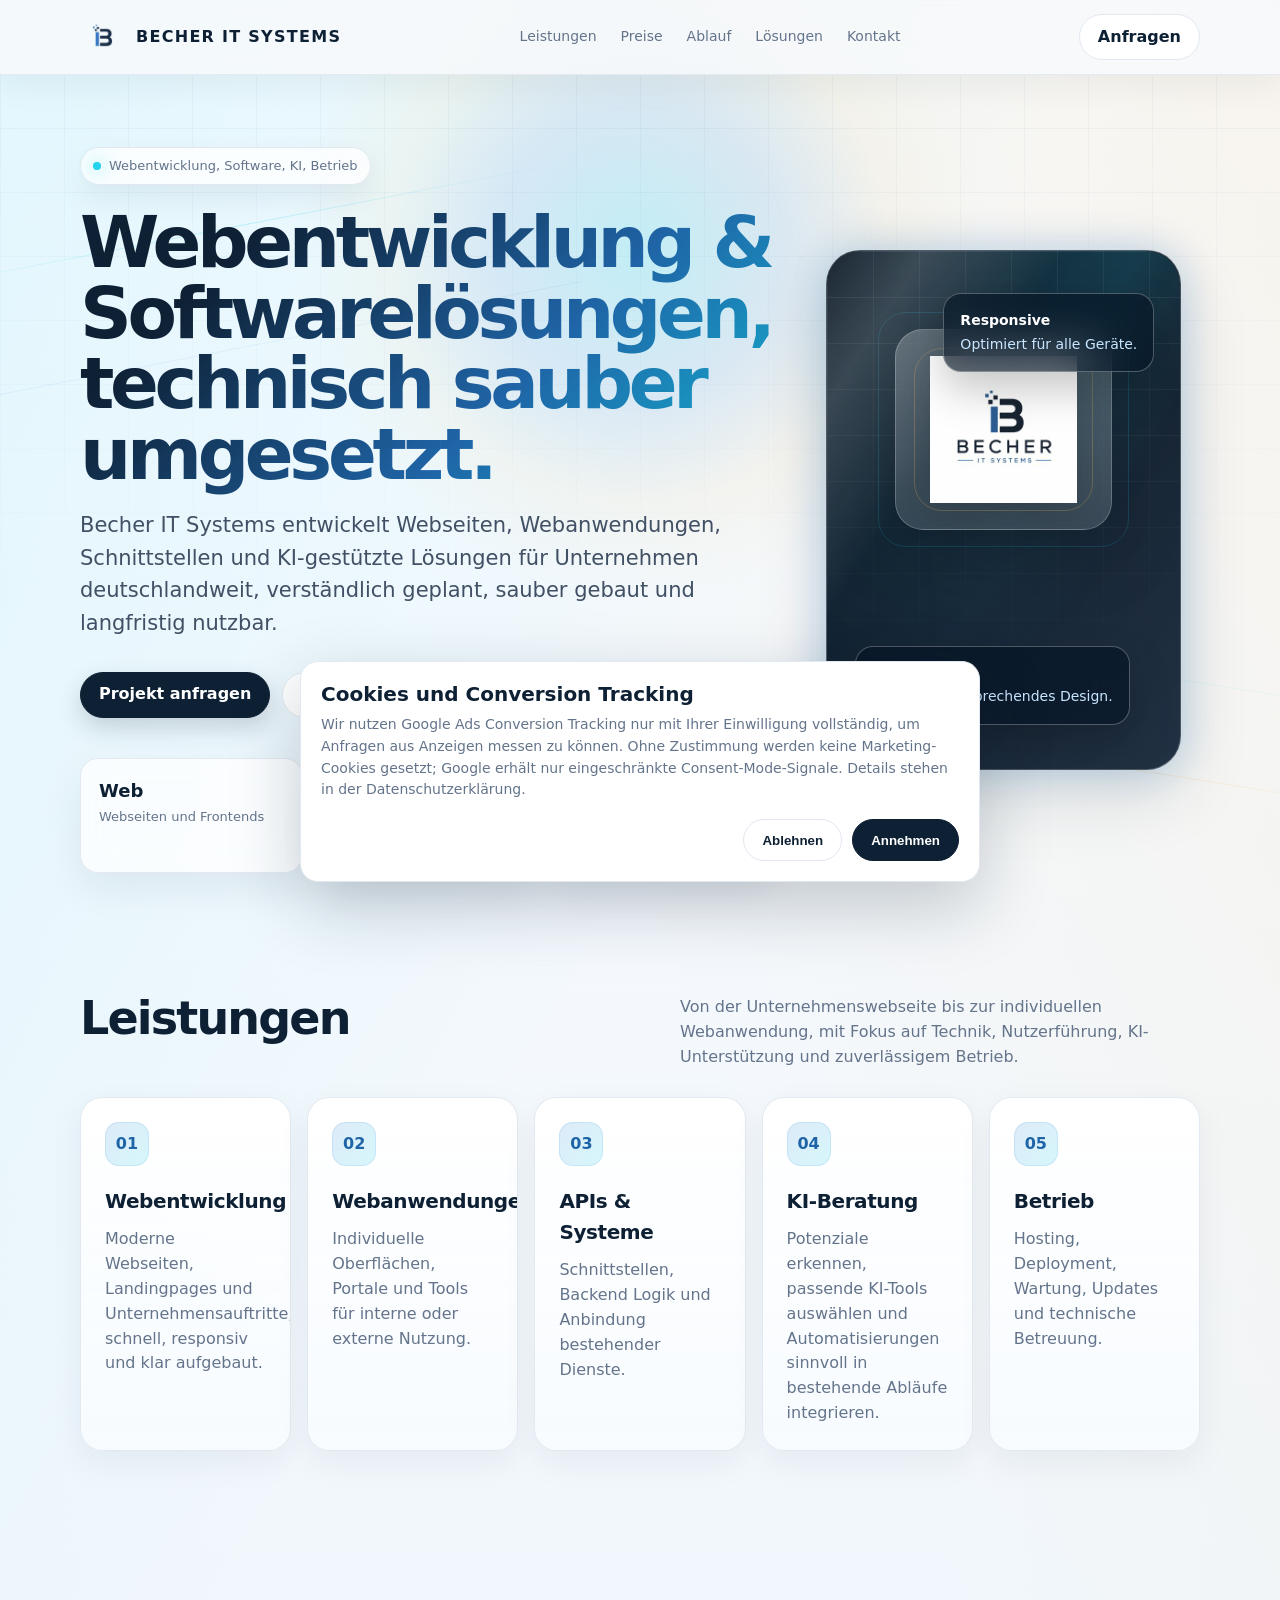
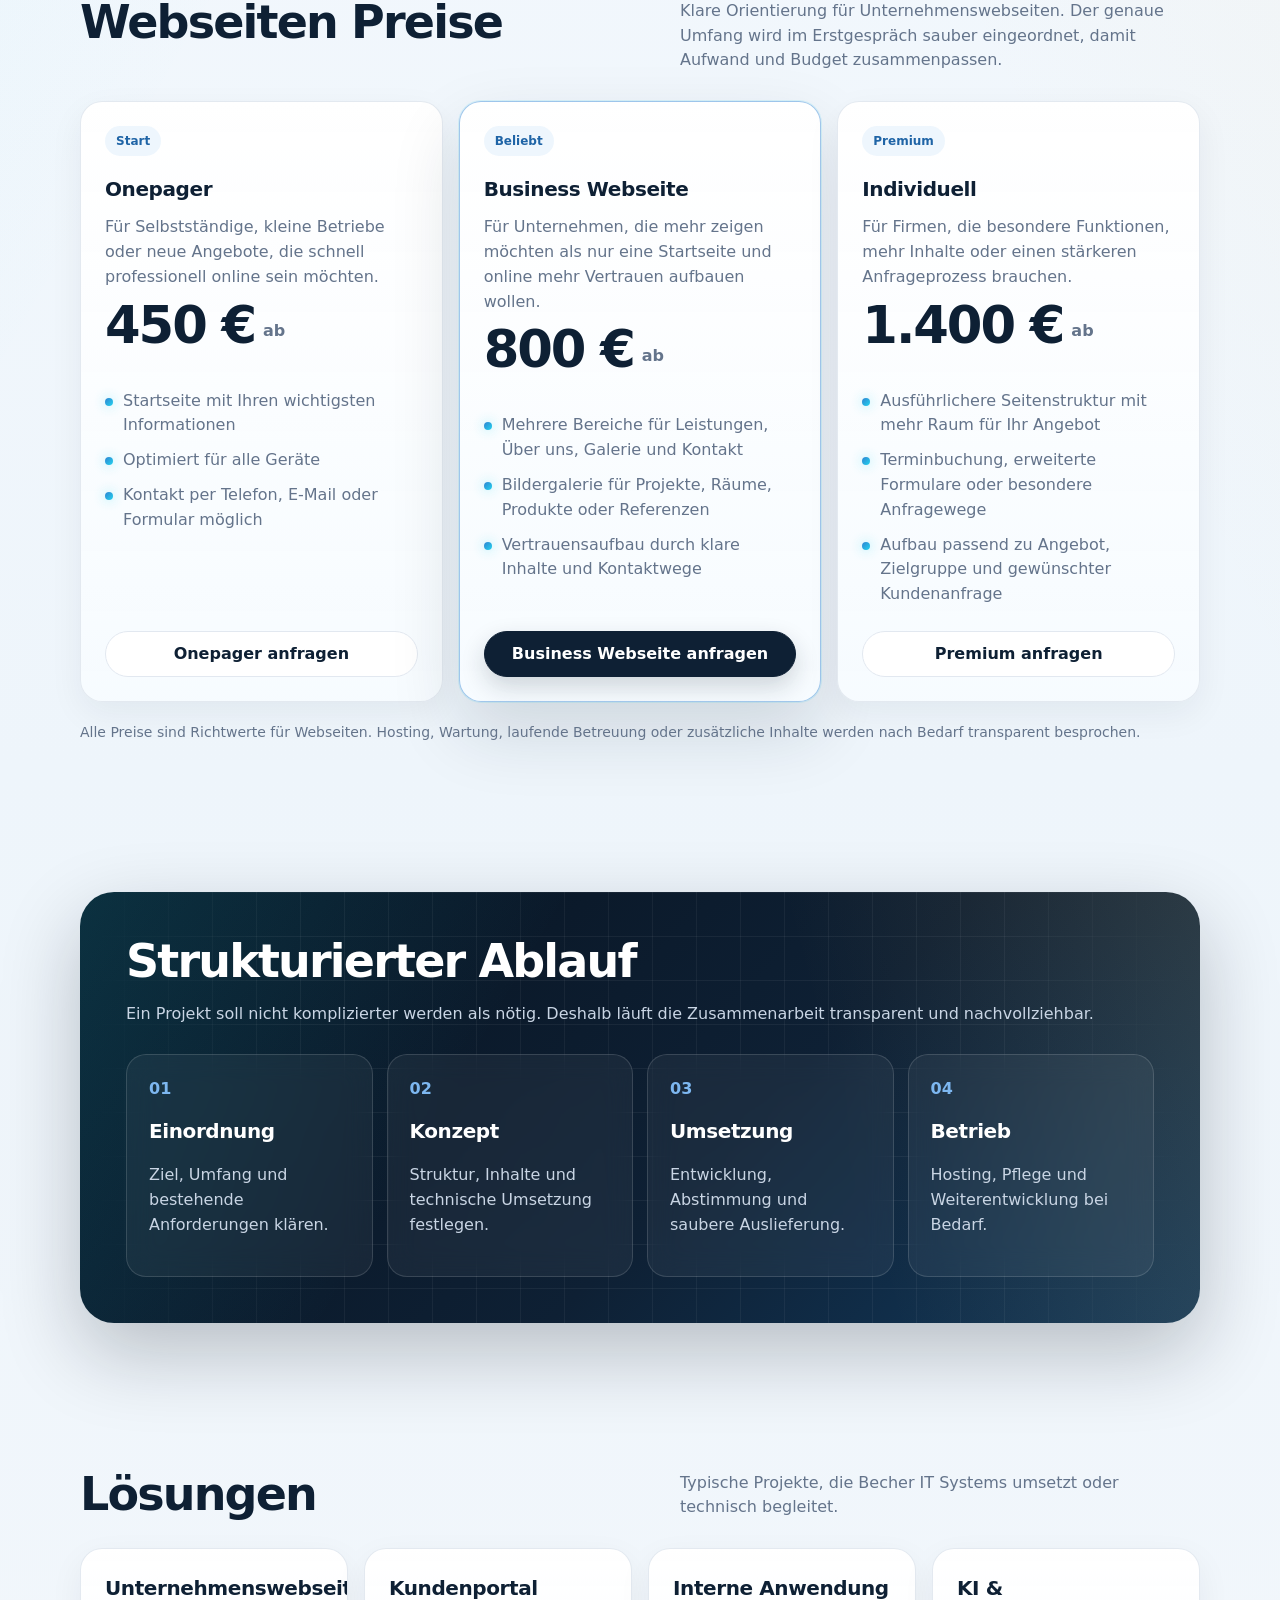
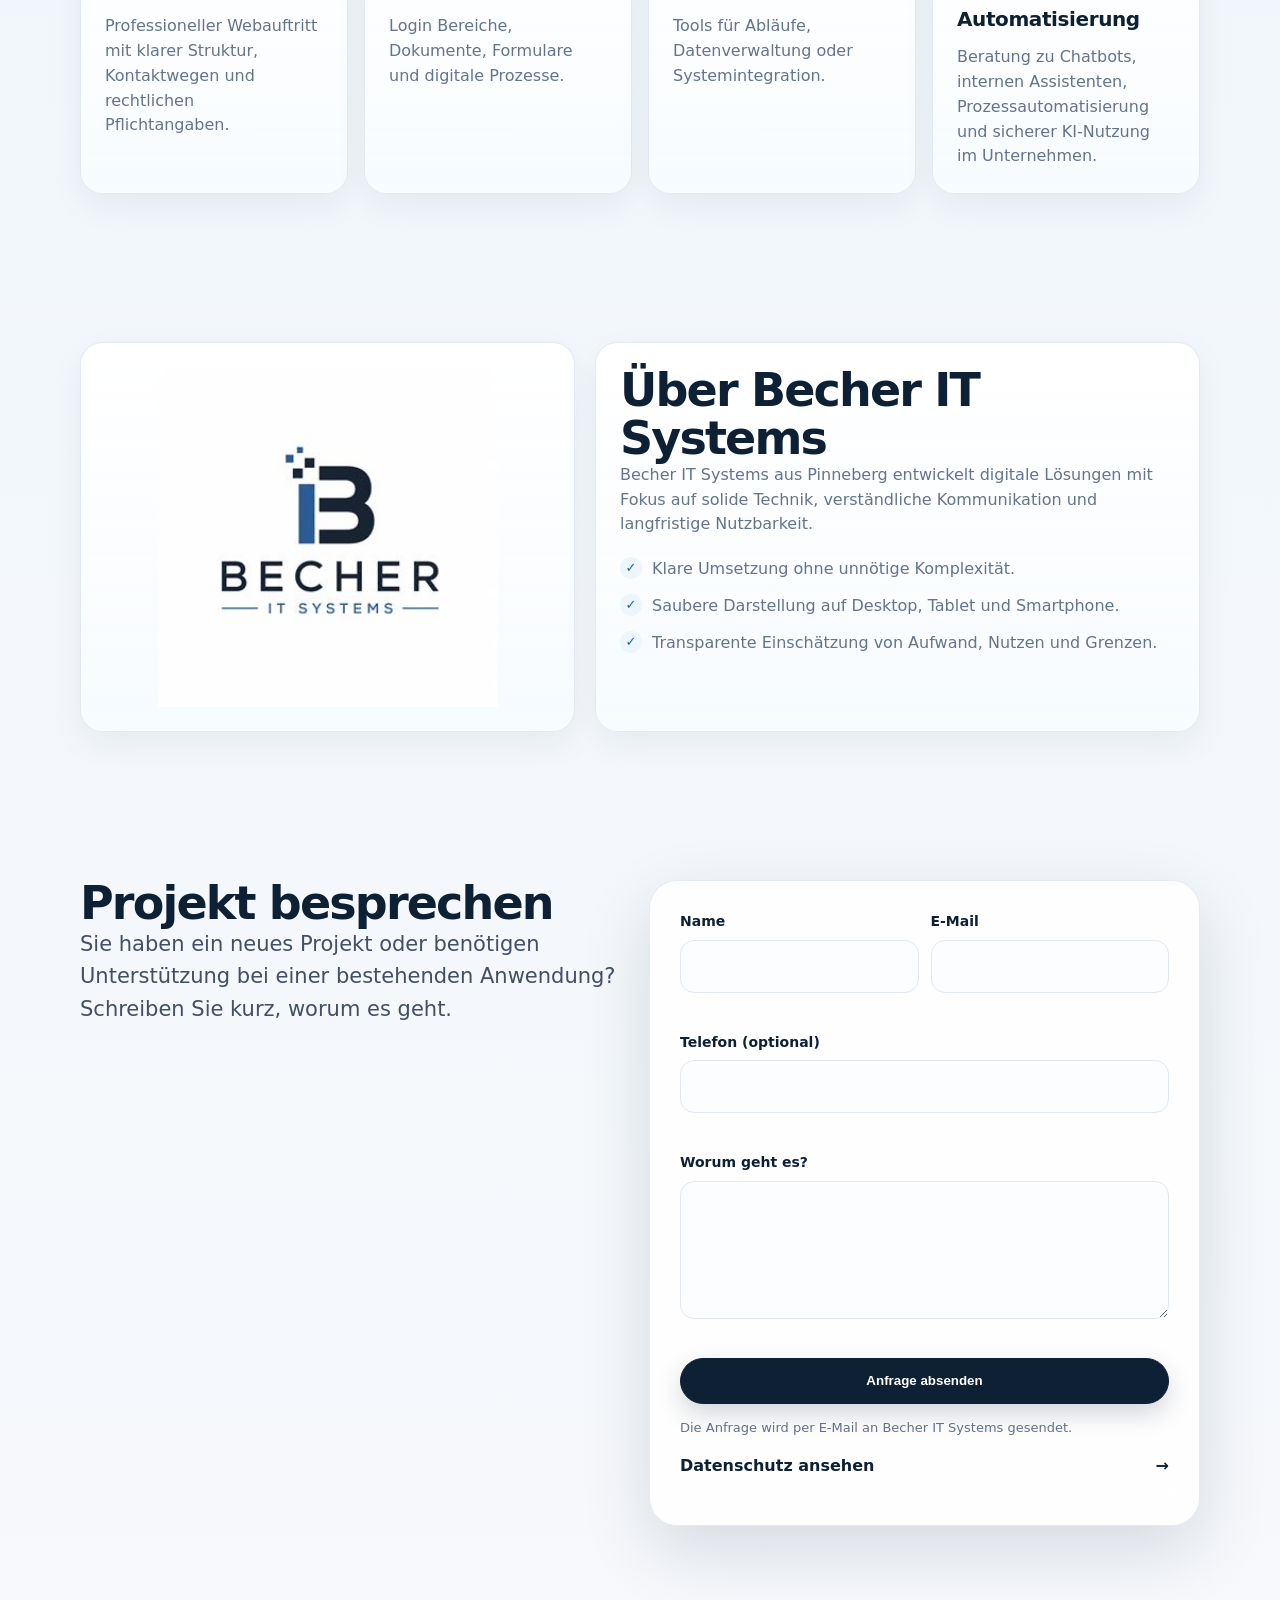
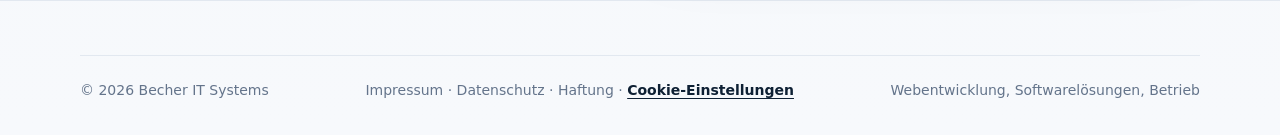
<file: index.html>
﻿<!doctype html>
<html lang="de">
  <head>
    <meta charset="utf-8" />
    <meta name="viewport" content="width=device-width, initial-scale=1" />
    <title>Webentwicklung Pinneberg & Hamburg | Becher IT Systems</title>
    <meta
      name="description"
      content="Becher IT Systems entwickelt Webseiten ab 450 €, Webanwendungen, Schnittstellen und KI-Automatisierung für Unternehmen in Pinneberg, Hamburg und deutschlandweit."
    />
    <meta name="robots" content="index, follow" />
    <meta name="author" content="Becher IT Systems" />
    <meta name="theme-color" content="#0e2034" />
    <link rel="canonical" href="https://becher-it.systems/" />
    <link rel="alternate" hreflang="de-DE" href="https://becher-it.systems/" />
    <link
      rel="alternate"
      hreflang="x-default"
      href="https://becher-it.systems/"
    />
    <link rel="icon" href="assets/logo-icon-96.png" />
    <meta property="og:type" content="website" />
    <meta property="og:locale" content="de_DE" />
    <meta property="og:site_name" content="Becher IT Systems" />
    <meta
      property="og:title"
      content="Webentwicklung Pinneberg & Hamburg | Becher IT Systems"
    />
    <meta
      property="og:description"
      content="Webseiten ab 450 €, Webanwendungen, Schnittstellen und KI-Automatisierung für Unternehmen in Pinneberg, Hamburg und deutschlandweit."
    />
    <meta property="og:url" content="https://becher-it.systems/" />
    <meta
      property="og:image"
      content="https://becher-it.systems/assets/logo-full.png"
    />
    <meta property="og:image:width" content="1254" />
    <meta property="og:image:height" content="1254" />
    <meta property="og:image:alt" content="Becher IT Systems Logo" />
    <meta name="twitter:card" content="summary_large_image" />
    <meta
      name="twitter:title"
      content="Webentwicklung Pinneberg & Hamburg | Becher IT Systems"
    />
    <meta
      name="twitter:description"
      content="Webseiten ab 450 €, Webanwendungen, Schnittstellen und KI-Automatisierung für Unternehmen."
    />
    <meta
      name="twitter:image"
      content="https://becher-it.systems/assets/logo-full.png"
    />
    <script type="application/ld+json">
      {
        "@context": "https://schema.org",
        "@graph": [
          {
            "@type": "WebSite",
            "@id": "https://becher-it.systems/#website",
            "url": "https://becher-it.systems/",
            "name": "Becher IT Systems",
            "inLanguage": "de-DE",
            "publisher": {
              "@id": "https://becher-it.systems/#business"
            }
          },
          {
            "@type": ["LocalBusiness", "ProfessionalService"],
            "@id": "https://becher-it.systems/#business",
            "name": "Becher IT Systems",
            "url": "https://becher-it.systems/",
            "logo": {
              "@type": "ImageObject",
              "url": "https://becher-it.systems/assets/logo-full.png",
              "width": 1254,
              "height": 1254
            },
            "image": "https://becher-it.systems/assets/logo-full.png",
            "description": "Becher IT Systems entwickelt Webseiten ab 450 €, Webanwendungen, Schnittstellen und KI-Automatisierung für Unternehmen in Pinneberg, Hamburg und deutschlandweit.",
            "founder": {
              "@type": "Person",
              "name": "Tim Becher"
            },
            "address": {
              "@type": "PostalAddress",
              "streetAddress": "An der Mühlenau 10c",
              "postalCode": "25421",
              "addressLocality": "Pinneberg",
              "addressCountry": "DE"
            },
            "email": "info@becher-it.systems",
            "telephone": "+49 151 54881686",
            "priceRange": "€€",
            "areaServed": [
              {
                "@type": "City",
                "name": "Pinneberg"
              },
              {
                "@type": "City",
                "name": "Hamburg"
              },
              {
                "@type": "Country",
                "name": "Deutschland"
              }
            ],
            "knowsAbout": [
              "Webentwicklung",
              "Webdesign",
              "Webanwendungen",
              "Softwareentwicklung",
              "API-Entwicklung",
              "KI-Beratung",
              "Automatisierung",
              "Hosting",
              "Wartung"
            ],
            "hasOfferCatalog": {
              "@type": "OfferCatalog",
              "name": "Webseiten Pakete und digitale Leistungen",
              "itemListElement": [
                {
                  "@type": "Offer",
                  "name": "Onepager",
                  "price": "450",
                  "priceCurrency": "EUR",
                  "url": "https://becher-it.systems/#preise",
                  "itemOffered": {
                    "@type": "Service",
                    "name": "Onepager Webseite",
                    "description": "Kompakte Unternehmenswebseite mit den wichtigsten Informationen, Kontaktmöglichkeit und Optimierung für alle Geräte."
                  }
                },
                {
                  "@type": "Offer",
                  "name": "Business Webseite",
                  "price": "800",
                  "priceCurrency": "EUR",
                  "url": "https://becher-it.systems/#preise",
                  "itemOffered": {
                    "@type": "Service",
                    "name": "Business Webseite",
                    "description": "Unternehmenswebseite mit mehreren Bereichen, Bildergalerie, klaren Inhalten und Kontaktwegen."
                  }
                },
                {
                  "@type": "Offer",
                  "name": "Individuelle Webseite",
                  "price": "1400",
                  "priceCurrency": "EUR",
                  "url": "https://becher-it.systems/#preise",
                  "itemOffered": {
                    "@type": "Service",
                    "name": "Individuelle Webseite",
                    "description": "Webseite mit ausführlicherer Struktur, Terminbuchung, erweiterten Formularen oder besonderen Anfragewegen."
                  }
                },
                {
                  "@type": "Offer",
                  "name": "Webanwendungen, Schnittstellen und KI-Automatisierung",
                  "url": "https://becher-it.systems/#leistungen",
                  "itemOffered": {
                    "@type": "Service",
                    "name": "Softwareentwicklung und Automatisierung",
                    "description": "Webanwendungen, Portale, interne Tools, Schnittstellen und KI-gestützte Automatisierungen."
                  }
                }
              ]
            }
          },
          {
            "@type": "WebPage",
            "@id": "https://becher-it.systems/#webpage",
            "url": "https://becher-it.systems/",
            "name": "Webentwicklung Pinneberg & Hamburg | Becher IT Systems",
            "description": "Webseiten ab 450 €, Webanwendungen, Schnittstellen und KI-Automatisierung für Unternehmen in Pinneberg, Hamburg und deutschlandweit.",
            "inLanguage": "de-DE",
            "isPartOf": {
              "@id": "https://becher-it.systems/#website"
            },
            "about": {
              "@id": "https://becher-it.systems/#business"
            },
            "primaryImageOfPage": {
              "@type": "ImageObject",
              "url": "https://becher-it.systems/assets/logo-full.png",
              "width": 1254,
              "height": 1254
            }
          },
          {
            "@type": "BreadcrumbList",
            "@id": "https://becher-it.systems/#breadcrumb",
            "itemListElement": [
              {
                "@type": "ListItem",
                "position": 1,
                "name": "Startseite",
                "item": "https://becher-it.systems/"
              }
            ]
          }
        ]
      }
    </script>
    <style>
      :root {
        --bg: #f7f9fc;
        --card: #ffffff;
        --text: #111827;
        --muted: #64748b;
        --line: #e2e8f0;
        --navy: #0e2034;
        --navy2: #142b45;
        --blue: #1f64a6;
        --blue2: #2f83d2;
        --cyan: #22d3ee;
        --amber: #f7b955;
        --soft: #edf5fd;
        --radius: 22px;
        --shadow: 0 24px 70px rgba(14, 32, 52, 0.14);
        --glow: 0 0 42px rgba(47, 131, 210, 0.28);
        --cursor-x: 50vw;
        --cursor-y: 28vh;
      }
      * {
        box-sizing: border-box;
      }
      html {
        scroll-behavior: smooth;
      }
      body {
        margin: 0;
        font-family:
          Inter,
          ui-sans-serif,
          system-ui,
          -apple-system,
          BlinkMacSystemFont,
          "Segoe UI",
          Arial,
          sans-serif;
        background:
          linear-gradient(120deg, rgba(34, 211, 238, 0.1), transparent 28%),
          linear-gradient(245deg, rgba(247, 185, 85, 0.1), transparent 30%),
          linear-gradient(180deg, #f8fbff 0%, #eef5fb 48%, #f7f9fc 100%);
        color: var(--text);
        line-height: 1.55;
      }
      body:before {
        content: "";
        position: fixed;
        inset: 0;
        z-index: -1;
        pointer-events: none;
        background-image:
          linear-gradient(rgba(31, 100, 166, 0.06) 1px, transparent 1px),
          linear-gradient(90deg, rgba(31, 100, 166, 0.05) 1px, transparent 1px);
        background-size: 64px 64px;
        mask-image: linear-gradient(180deg, black 0%, transparent 70%);
      }
      body:after {
        content: "";
        position: fixed;
        left: var(--cursor-x);
        top: var(--cursor-y);
        z-index: -1;
        width: 680px;
        height: 680px;
        pointer-events: none;
        background: radial-gradient(
          circle,
          rgba(34, 211, 238, 0.22),
          rgba(47, 131, 210, 0.12) 30%,
          rgba(247, 185, 85, 0.06) 52%,
          transparent 72%
        );
        mix-blend-mode: multiply;
        opacity: 0;
        transform: translate(-50%, -50%);
        transition:
          left 0.14s ease,
          top 0.14s ease,
          opacity 0.28s ease;
      }
      body.hasCursorGlow:after {
        opacity: 1;
      }
      a {
        color: inherit;
        text-decoration: none;
      }
      .wrap {
        width: min(1120px, calc(100% - 36px));
        margin: 0 auto;
      }
      header {
        position: sticky;
        top: 0;
        z-index: 20;
        background: rgba(247, 249, 252, 0.84);
        backdrop-filter: blur(16px);
        border-bottom: 1px solid rgba(226, 232, 240, 0.85);
        box-shadow: 0 10px 35px rgba(14, 32, 52, 0.06);
      }
      .nav {
        height: 74px;
        display: flex;
        align-items: center;
        justify-content: space-between;
        gap: 24px;
      }
      .brand {
        display: flex;
        align-items: center;
        gap: 12px;
        font-weight: 800;
        letter-spacing: 0.08em;
        text-transform: uppercase;
        color: var(--navy);
      }
      .brand img {
        width: 44px;
        height: 44px;
        object-fit: contain;
      }
      nav {
        display: flex;
        align-items: center;
        gap: 24px;
        color: var(--muted);
        font-size: 14px;
      }
      nav a:hover {
        color: var(--navy);
      }
      nav a {
        position: relative;
      }
      nav a:after {
        content: "";
        position: absolute;
        left: 0;
        right: 0;
        bottom: -8px;
        height: 2px;
        border-radius: 999px;
        background: linear-gradient(90deg, var(--blue2), var(--cyan));
        opacity: 0;
        transform: scaleX(0.4);
        transition:
          opacity 0.2s ease,
          transform 0.2s ease;
      }
      nav a:hover:after {
        opacity: 1;
        transform: scaleX(1);
      }
      .btn {
        display: inline-flex;
        align-items: center;
        justify-content: center;
        min-height: 46px;
        padding: 0 18px;
        border-radius: 999px;
        background: var(--navy);
        color: white;
        font-weight: 700;
        border: 1px solid var(--navy);
        box-shadow: 0 10px 24px rgba(14, 32, 52, 0.18);
        position: relative;
        overflow: hidden;
        transition:
          transform 0.2s ease,
          box-shadow 0.2s ease,
          border-color 0.2s ease,
          background 0.2s ease;
      }
      .btn:before {
        content: "";
        position: absolute;
        inset: 0;
        background: linear-gradient(
          120deg,
          transparent,
          rgba(255, 255, 255, 0.32),
          transparent
        );
        transform: translateX(-120%);
        transition: transform 0.55s ease;
      }
      .btn:hover {
        transform: translateY(-2px);
        box-shadow: 0 18px 34px rgba(14, 32, 52, 0.22);
      }
      .btn:hover:before {
        transform: translateX(120%);
      }
      .btn.secondary {
        background: white;
        color: var(--navy);
        border-color: var(--line);
        box-shadow: none;
      }
      .hero {
        min-height: calc(100vh - 74px);
        padding: 72px 0 48px;
        overflow: hidden;
        position: relative;
        display: grid;
        align-items: center;
      }
      .hero:before,
      .hero:after {
        content: "";
        position: absolute;
        pointer-events: none;
        opacity: 0.45;
      }
      .hero:before {
        width: 52vw;
        height: 1px;
        left: -8vw;
        top: 18%;
        background: linear-gradient(
          90deg,
          transparent,
          rgba(34, 211, 238, 0.55),
          transparent
        );
        box-shadow: 0 120px 0 rgba(47, 131, 210, 0.16);
        transform: rotate(-11deg);
        animation: driftLine 8s ease-in-out infinite;
      }
      .hero:after {
        width: 44vw;
        height: 1px;
        right: -10vw;
        bottom: 18%;
        background: linear-gradient(
          90deg,
          transparent,
          rgba(247, 185, 85, 0.5),
          transparent
        );
        box-shadow: 0 -96px 0 rgba(34, 211, 238, 0.14);
        transform: rotate(9deg);
        animation: driftLine 10s ease-in-out infinite reverse;
      }
      .heroGrid {
        display: grid;
        grid-template-columns: 1.05fr 0.95fr;
        gap: 54px;
        align-items: center;
        position: relative;
        z-index: 1;
      }
      .eyebrow {
        display: inline-flex;
        gap: 8px;
        align-items: center;
        padding: 8px 12px;
        border: 1px solid var(--line);
        border-radius: 999px;
        color: var(--muted);
        background: rgba(255, 255, 255, 0.78);
        backdrop-filter: blur(16px);
        font-size: 13px;
        box-shadow: 0 12px 30px rgba(14, 32, 52, 0.07);
      }
      .dot {
        width: 8px;
        height: 8px;
        border-radius: 50%;
        background: var(--cyan);
        box-shadow: 0 0 18px rgba(34, 211, 238, 0.9);
        animation: pulseDot 1.8s ease-in-out infinite;
      }
      h1 {
        margin: 22px 0 18px;
        font-size: clamp(42px, 6vw, 72px);
        line-height: 0.98;
        letter-spacing: -0.06em;
        padding-bottom: 12px;
        margin-bottom: 8px;
        color: transparent;
        background: linear-gradient(
          135deg,
          var(--navy) 20%,
          #1f64a6 62%,
          #14b8d4
        );
        -webkit-background-clip: text;
        background-clip: text;
      }
      .lead {
        margin: 0;
        max-width: 650px;
        color: #415064;
        font-size: clamp(18px, 2vw, 21px);
      }
      .actions {
        display: flex;
        flex-wrap: wrap;
        gap: 12px;
        margin-top: 32px;
      }
      .facts {
        display: grid;
        grid-template-columns: repeat(3, 1fr);
        gap: 12px;
        margin-top: 40px;
      }
      .fact {
        padding: 18px;
        border: 1px solid rgba(226, 232, 240, 0.92);
        border-radius: 18px;
        background: rgba(255, 255, 255, 0.76);
        backdrop-filter: blur(16px);
        box-shadow: 0 16px 38px rgba(14, 32, 52, 0.07);
        transition:
          transform 0.2s ease,
          border-color 0.2s ease,
          box-shadow 0.2s ease;
      }
      .fact:hover {
        transform: translateY(-5px);
        border-color: rgba(47, 131, 210, 0.34);
        box-shadow: 0 22px 45px rgba(14, 32, 52, 0.12);
      }
      .fact strong {
        display: block;
        color: var(--navy);
        font-size: 18px;
      }
      .fact span {
        color: var(--muted);
        font-size: 13px;
      }
      .visual {
        position: relative;
        min-height: 520px;
        border-radius: 34px;
        background:
          linear-gradient(
            135deg,
            rgba(7, 18, 31, 0.98),
            rgba(14, 32, 52, 0.92)
          ),
          linear-gradient(90deg, rgba(34, 211, 238, 0.14), transparent 42%),
          linear-gradient(255deg, rgba(247, 185, 85, 0.12), transparent 38%);
        border: 1px solid rgba(255, 255, 255, 0.24);
        box-shadow: var(--shadow), var(--glow);
        padding: 34px;
        isolation: isolate;
        overflow: hidden;
        transform-style: preserve-3d;
        animation: heroFloat 7s ease-in-out infinite;
      }
      .visual:before {
        content: "";
        position: absolute;
        inset: 0;
        border-radius: inherit;
        background-image:
          linear-gradient(rgba(255, 255, 255, 0.07) 1px, transparent 1px),
          linear-gradient(
            90deg,
            rgba(255, 255, 255, 0.06) 1px,
            transparent 1px
          ),
          linear-gradient(
            115deg,
            transparent 0%,
            rgba(34, 211, 238, 0.16) 52%,
            transparent 72%
          );
        background-size:
          46px 46px,
          46px 46px,
          100% 100%;
        mask-image: linear-gradient(180deg, black, transparent 86%);
        z-index: -1;
      }
      .visual:after {
        content: "";
        position: absolute;
        inset: -40%;
        background: linear-gradient(
          115deg,
          transparent 34%,
          rgba(255, 255, 255, 0.18) 48%,
          transparent 60%
        );
        transform: translateX(-35%) rotate(8deg);
        animation: scan 5.5s ease-in-out infinite;
        pointer-events: none;
      }
      .logoCard {
        position: relative;
        width: min(350px, 76%);
        aspect-ratio: 1.08;
        border-radius: 28px;
        background:
          linear-gradient(
            180deg,
            rgba(255, 255, 255, 0.18),
            rgba(255, 255, 255, 0.08)
          ),
          rgba(255, 255, 255, 0.08);
        backdrop-filter: blur(18px);
        display: grid;
        place-items: center;
        box-shadow: 0 24px 70px rgba(0, 0, 0, 0.22);
        border: 1px solid rgba(255, 255, 255, 0.22);
        margin: 44px auto 0;
        animation: logoHover 5s ease-in-out infinite;
      }
      .logoCard:before,
      .logoCard:after {
        content: "";
        position: absolute;
        border: 1px solid rgba(34, 211, 238, 0.34);
        border-radius: inherit;
        pointer-events: none;
      }
      .logoCard:before {
        inset: -18px;
        opacity: 0.45;
      }
      .logoCard:after {
        inset: 18px;
        border-color: rgba(247, 185, 85, 0.24);
      }
      .logoCard img {
        width: 74%;
        height: auto;
        max-height: 74%;
        object-fit: contain;
        filter: drop-shadow(0 14px 22px rgba(0, 0, 0, 0.22));
      }
      .float {
        position: absolute;
        border: 1px solid rgba(255, 255, 255, 0.28);
        background: rgba(4, 18, 34, 0.62);
        backdrop-filter: blur(18px);
        border-radius: 18px;
        padding: 16px;
        box-shadow: 0 18px 42px rgba(0, 0, 0, 0.22);
        color: #c8e6ff;
        font-size: 14px;
        z-index: 1;
      }
      .float b {
        display: block;
        color: white;
        margin-bottom: 2px;
      }
      .f1 {
        left: 28px;
        bottom: 44px;
      }
      .f2 {
        right: 26px;
        top: 42px;
      }
      section {
        padding: 74px 0;
      }
      .sectionHead {
        display: flex;
        justify-content: space-between;
        gap: 24px;
        align-items: flex-start;
        margin-bottom: 28px;
      }
      h2 {
        margin: 0;
        font-size: clamp(30px, 4vw, 46px);
        line-height: 1.04;
        letter-spacing: -0.04em;
        color: var(--navy);
      }
      .sectionHead p {
        margin: 0;
        max-width: 520px;
        color: var(--muted);
      }
      .grid4 {
        display: grid;
        grid-template-columns: repeat(auto-fit, minmax(190px, 1fr));
        gap: 16px;
      }
      .grid3 {
        display: grid;
        grid-template-columns: repeat(auto-fit, minmax(230px, 1fr));
        gap: 16px;
      }
      .pricingGrid {
        display: grid;
        grid-template-columns: repeat(3, 1fr);
        gap: 16px;
        align-items: stretch;
      }
      .priceCard {
        min-height: 100%;
        display: flex;
        flex-direction: column;
        align-items: flex-start;
      }
      .priceCard.featured {
        border-color: rgba(47, 131, 210, 0.45);
        box-shadow:
          0 30px 70px rgba(14, 32, 52, 0.14),
          0 0 0 1px rgba(34, 211, 238, 0.12);
        transform: translateY(-8px);
      }
      .priceLabel {
        display: inline-flex;
        align-items: center;
        min-height: 30px;
        padding: 0 11px;
        border-radius: 999px;
        background: rgba(237, 245, 253, 0.9);
        color: var(--blue);
        font-size: 12px;
        font-weight: 900;
        margin-bottom: 18px;
      }
      .price {
        display: flex;
        align-items: flex-end;
        gap: 8px;
        margin: 12px 0 18px;
        color: var(--navy);
      }
      .price strong {
        font-size: clamp(36px, 4vw, 52px);
        line-height: 0.92;
        letter-spacing: -0.04em;
      }
      .price span {
        color: var(--muted);
        font-weight: 800;
        margin-bottom: 5px;
      }
      .priceList {
        display: grid;
        gap: 10px;
        margin: 22px 0 24px;
        padding: 0;
        list-style: none;
        color: var(--muted);
      }
      .priceList li {
        display: flex;
        gap: 10px;
      }
      .priceList li:before {
        content: "";
        flex: 0 0 8px;
        width: 8px;
        height: 8px;
        margin-top: 9px;
        border-radius: 50%;
        background: linear-gradient(135deg, var(--blue2), var(--cyan));
        box-shadow: 0 0 12px rgba(34, 211, 238, 0.45);
      }
      .priceAction {
        align-self: stretch;
        width: 100%;
        margin-top: auto;
      }
      .pricingNote {
        margin: 20px 0 0;
        color: var(--muted);
        font-size: 14px;
      }
      .card {
        background: linear-gradient(
          180deg,
          rgba(255, 255, 255, 0.96),
          rgba(247, 251, 255, 0.92)
        );
        border: 1px solid rgba(226, 232, 240, 0.95);
        border-radius: var(--radius);
        padding: 24px;
        box-shadow: 0 12px 34px rgba(14, 32, 52, 0.06);
        position: relative;
        overflow: hidden;
        transition:
          transform 0.22s ease,
          box-shadow 0.22s ease,
          border-color 0.22s ease;
      }
      .card:before {
        content: "";
        position: absolute;
        inset: 0;
        background: linear-gradient(
          135deg,
          rgba(34, 211, 238, 0.1),
          transparent 42%,
          rgba(247, 185, 85, 0.08)
        );
        opacity: 0;
        transition: opacity 0.22s ease;
        pointer-events: none;
      }
      .card:hover {
        transform: translateY(-7px);
        border-color: rgba(47, 131, 210, 0.34);
        box-shadow: 0 28px 60px rgba(14, 32, 52, 0.13);
      }
      .card:hover:before {
        opacity: 1;
      }
      .serviceCard {
        cursor: pointer;
      }
      .serviceCard:focus-visible {
        outline: 3px solid rgba(34, 211, 238, 0.45);
        outline-offset: 4px;
      }
      .icon {
        width: 44px;
        height: 44px;
        border-radius: 14px;
        background: linear-gradient(
          135deg,
          rgba(47, 131, 210, 0.16),
          rgba(34, 211, 238, 0.18)
        );
        display: grid;
        place-items: center;
        color: var(--blue);
        font-weight: 900;
        margin-bottom: 20px;
        box-shadow: inset 0 0 0 1px rgba(47, 131, 210, 0.12);
      }
      h3 {
        margin: 0 0 10px;
        color: var(--navy);
        font-size: 20px;
        letter-spacing: -0.02em;
      }
      .card p {
        margin: 0;
        color: var(--muted);
      }
      .dark {
        background:
          linear-gradient(120deg, rgba(34, 211, 238, 0.16), transparent 36%),
          linear-gradient(255deg, rgba(247, 185, 85, 0.12), transparent 34%),
          linear-gradient(135deg, #07121f 0%, var(--navy) 58%, #123a5d 100%);
        color: white;
        border-radius: 34px;
        padding: 46px;
        overflow: hidden;
        position: relative;
        box-shadow: 0 30px 80px rgba(7, 18, 31, 0.24);
      }
      .dark:after {
        content: "";
        position: absolute;
        inset: 0;
        width: auto;
        height: auto;
        background-image:
          linear-gradient(rgba(255, 255, 255, 0.055) 1px, transparent 1px),
          linear-gradient(90deg, rgba(255, 255, 255, 0.05) 1px, transparent 1px);
        background-size: 44px 44px;
        mask-image: linear-gradient(
          90deg,
          transparent,
          black 18%,
          black 82%,
          transparent
        );
      }
      .dark h2,
      .dark h3 {
        color: white;
      }
      .dark p {
        color: #c9d5e4;
      }
      .steps {
        display: grid;
        grid-template-columns: repeat(4, 1fr);
        gap: 14px;
        margin-top: 28px;
        position: relative;
        z-index: 1;
      }
      .step {
        padding: 22px;
        border: 1px solid rgba(255, 255, 255, 0.14);
        border-radius: 20px;
        background: rgba(255, 255, 255, 0.05);
        backdrop-filter: blur(14px);
        transition:
          transform 0.22s ease,
          background 0.22s ease,
          border-color 0.22s ease;
      }
      .step:hover {
        transform: translateY(-6px);
        background: rgba(255, 255, 255, 0.09);
        border-color: rgba(125, 183, 240, 0.38);
      }
      .num {
        color: #7db7f0;
        font-weight: 800;
        margin-bottom: 14px;
      }
      .about {
        display: grid;
        grid-template-columns: 0.9fr 1.1fr;
        gap: 20px;
        align-items: stretch;
      }
      .aboutLogo {
        display: grid;
        place-items: center;
        min-height: 340px;
      }
      .aboutLogo img {
        width: min(340px, 80%);
        height: auto;
      }
      .list {
        display: grid;
        gap: 12px;
        margin-top: 20px;
      }
      .list div {
        display: flex;
        gap: 10px;
        color: var(--muted);
      }
      .check {
        flex: 0 0 22px;
        width: 22px;
        height: 22px;
        border-radius: 50%;
        background: var(--soft);
        color: var(--blue);
        display: grid;
        place-items: center;
        font-weight: 900;
        font-size: 13px;
      }
      .contact {
        display: grid;
        grid-template-columns: 1fr 1fr;
        gap: 18px;
      }
      .contactBox {
        background: rgba(255, 255, 255, 0.86);
        backdrop-filter: blur(20px);
        border: 1px solid rgba(226, 232, 240, 0.9);
        border-radius: 28px;
        padding: 30px;
        box-shadow: var(--shadow);
      }
      .directContact {
        display: none;
        gap: 10px;
        margin-top: 24px;
      }
      .directContact p {
        margin: 0;
        color: var(--muted);
        font-size: 14px;
      }
      .directContact .btn {
        width: fit-content;
      }
      .contactLink {
        display: flex;
        justify-content: space-between;
        align-items: center;
        gap: 12px;
        padding: 16px 0;
        border-bottom: 1px solid var(--line);
        color: var(--navy);
        font-weight: 700;
      }
      .contactLink:last-child {
        border-bottom: 0;
      }
      .requestForm {
        display: grid;
        gap: 14px;
      }
      .formRow {
        display: grid;
        grid-template-columns: 1fr 1fr;
        gap: 12px;
      }
      .field {
        display: grid;
        gap: 7px;
      }
      .field label {
        color: var(--navy);
        font-weight: 800;
        font-size: 14px;
      }
      .field input,
      .field textarea {
        width: 100%;
        border: 1px solid var(--line);
        border-radius: 14px;
        padding: 13px 14px;
        font: inherit;
        color: var(--text);
        background: #fbfdff;
        outline: none;
        transition:
          border-color 0.18s ease,
          box-shadow 0.18s ease,
          background 0.18s ease,
          transform 0.18s ease;
      }
      .field textarea {
        min-height: 138px;
        resize: vertical;
      }
      .field input:focus,
      .field textarea:focus {
        border-color: var(--blue2);
        box-shadow: 0 0 0 4px rgba(47, 131, 210, 0.12);
        background: white;
        transform: translateY(-1px);
      }
      .requestForm.wasValidated .field input:invalid,
      .requestForm.wasValidated .field textarea:invalid {
        border-color: #d94b4b;
        box-shadow: 0 0 0 4px rgba(217, 75, 75, 0.1);
        background: #fffafa;
      }
      .errorText {
        min-height: 18px;
        color: #b4232c;
        font-size: 12px;
        font-weight: 700;
      }
      .formHint {
        margin: 0;
        color: var(--muted);
        font-size: 13px;
      }
      .hiddenField {
        position: absolute;
        left: -9999px;
        opacity: 0;
        pointer-events: none;
      }
      details {
        background: rgba(255, 255, 255, 0.78);
        border: 1px solid var(--line);
        border-radius: 18px;
        padding: 18px 20px;
        backdrop-filter: blur(14px);
      }
      details + details {
        margin-top: 12px;
      }
      summary {
        cursor: pointer;
        font-weight: 800;
        color: var(--navy);
      }
      details p {
        color: var(--muted);
        margin-bottom: 0;
      }
      details ul {
        color: var(--muted);
        margin: 12px 0 0;
        padding-left: 20px;
      }
      details li + li {
        margin-top: 8px;
      }
      footer {
        padding: 54px 0 34px;
        border-top: 1px solid var(--line);
        color: var(--muted);
        font-size: 14px;
      }
      .foot {
        display: flex;
        justify-content: space-between;
        gap: 20px;
        flex-wrap: wrap;
        padding-top: 24px;
        border-top: 1px solid var(--line);
      }
      .textButton {
        border: 0;
        padding: 0;
        background: transparent;
        color: var(--navy);
        font: inherit;
        font-weight: 800;
        cursor: pointer;
        text-decoration: underline;
        text-underline-offset: 3px;
      }
      .cookieBanner {
        position: fixed;
        left: 50%;
        bottom: 18px;
        z-index: 100;
        width: min(680px, calc(100% - 28px));
        transform: translateX(-50%);
        background: white;
        color: var(--text);
        border: 1px solid var(--line);
        border-radius: 18px;
        box-shadow: 0 24px 70px rgba(14, 32, 52, 0.22);
        padding: 20px;
        display: none;
      }
      .cookieBanner.isVisible {
        display: block;
      }
      .cookieBanner h2 {
        margin: 0 0 8px;
        font-size: 20px;
        line-height: 1.2;
        letter-spacing: 0;
      }
      .cookieBanner p {
        margin: 0;
        color: var(--muted);
        font-size: 14px;
      }
      .cookieActions {
        display: flex;
        flex-wrap: wrap;
        justify-content: flex-end;
        gap: 10px;
        margin-top: 18px;
      }
      .cookieActions .btn {
        min-height: 42px;
        box-shadow: none;
        cursor: pointer;
      }
      .reveal {
        opacity: 0;
        transform: translateY(24px);
        transition:
          opacity 0.7s ease,
          transform 0.7s ease;
      }
      .reveal.isVisible {
        opacity: 1;
        transform: translateY(0);
      }
      @keyframes heroFloat {
        0%,
        100% {
          transform: translateY(0) rotateX(0deg) rotateY(0deg);
        }
        50% {
          transform: translateY(-10px) rotateX(1.2deg) rotateY(-1deg);
        }
      }
      @keyframes logoHover {
        0%,
        100% {
          transform: translateY(0);
        }
        50% {
          transform: translateY(-12px);
        }
      }
      @keyframes scan {
        0%,
        42% {
          transform: translateX(-38%) rotate(8deg);
          opacity: 0;
        }
        58% {
          opacity: 1;
        }
        100% {
          transform: translateX(42%) rotate(8deg);
          opacity: 0;
        }
      }
      @keyframes driftLine {
        0%,
        100% {
          translate: 0 0;
        }
        50% {
          translate: 26px -14px;
        }
      }
      @keyframes pulseDot {
        0%,
        100% {
          transform: scale(1);
          opacity: 1;
        }
        50% {
          transform: scale(1.35);
          opacity: 0.65;
        }
      }
      @media (max-width: 900px) {
        .heroGrid,
        .about,
        .contact {
          grid-template-columns: 1fr;
        }
        .grid4,
        .grid3,
        .pricingGrid,
        .steps,
        .facts {
          grid-template-columns: 1fr 1fr;
        }
        .priceCard.featured {
          transform: none;
        }
        .visual {
          min-height: 420px;
        }
        nav {
          display: none;
        }
        .directContact {
          display: grid;
        }
      }
      @media (max-width: 700px) {
        .sectionHead {
          display: grid;
          gap: 10px;
        }
        .sectionHead p {
          max-width: none;
        }
        .formRow {
          grid-template-columns: 1fr;
        }
      }
      @media (max-width: 560px) {
        .grid4,
        .grid3,
        .pricingGrid,
        .steps,
        .facts {
          grid-template-columns: 1fr;
        }
        .hero {
          padding-top: 50px;
          min-height: auto;
        }
        .dark {
          padding: 28px;
        }
        .visual {
          min-height: 520px;
          padding: 22px;
          display: flex;
          flex-direction: column;
          align-items: center;
          gap: 12px;
          background-position: 62% center;

          animation: none;
          transform: none;
        }
        .visual:before {
          inset: 16px;
        }
        .logoCard {
          width: min(250px, 86%);
          border-radius: 24px;
          margin: 24px 0 28px;
        }
        .float {
          position: relative;
          z-index: 1;
          display: block;
          width: 100%;
          padding: 14px;
        }
        .f1,
        .f2 {
          left: auto;
          right: auto;
          top: auto;
          bottom: auto;
        }
        .brand span {
          display: none;
        }
      }
      @media (prefers-reduced-motion: reduce) {
        *,
        *:before,
        *:after {
          animation-duration: 0.001ms !important;
          animation-iteration-count: 1 !important;
          scroll-behavior: auto !important;
          transition-duration: 0.001ms !important;
        }
        .reveal {
          opacity: 1;
          transform: none;
        }
        body:after {
          display: none;
        }
      }
    </style>
  </head>
  <body id="top">
    <header>
      <div class="wrap nav">
        <a href="#top" class="brand"
          ><img
            src="assets/logo-icon-96.png"
            width="96"
            height="96"
            alt="Becher IT Systems Logo"
          /><span>Becher IT Systems</span></a
        >
        <nav>
          <a href="#leistungen">Leistungen</a>
          <a href="#preise">Preise</a>
          <a href="#ablauf">Ablauf</a>
          <a href="#projekte">Lösungen</a>
          <a href="#kontakt">Kontakt</a>
        </nav>
        <a class="btn secondary" href="#kontakt">Anfragen</a>
      </div>
    </header>

    <main>
      <section class="hero">
        <div class="wrap heroGrid">
          <div>
            <span class="eyebrow"
              ><span class="dot"></span> Webentwicklung, Software, KI,
              Betrieb</span
            >
            <h1>
              Webentwicklung & Softwarelösungen, technisch sauber umgesetzt.
            </h1>
            <p class="lead">
              Becher IT Systems entwickelt Webseiten, Webanwendungen,
              Schnittstellen und KI-gestützte Lösungen für Unternehmen
              deutschlandweit, verständlich geplant, sauber gebaut und
              langfristig nutzbar.
            </p>
            <div class="actions">
              <a class="btn" href="#kontakt">Projekt anfragen</a>
              <a class="btn secondary" href="#leistungen">Leistungen ansehen</a>
            </div>
            <div class="facts">
              <div class="fact">
                <strong>Web</strong><span>Webseiten und Frontends</span>
              </div>
              <div class="fact">
                <strong>Software</strong
                ><span>Vollständige Individuelle Anwendungen</span>
              </div>
              <div class="fact">
                <strong>KI</strong><span>Beratung und Automatisierung</span>
              </div>
            </div>
          </div>
          <div class="visual" aria-label="Becher IT Systems Logo Visual">
            <div class="logoCard">
              <img
                src="assets/logo-full-320.jpg"
                width="320"
                height="320"
                alt="Becher IT Systems Bildmarke"
              />
            </div>
            <div class="float f1">
              <b>Design</b>Modernes, ansprechendes Design.
            </div>
            <div class="float f2">
              <b>Responsive</b>Optimiert für alle Geräte.
            </div>
          </div>
        </div>
      </section>

      <section id="leistungen">
        <div class="wrap">
          <div class="sectionHead">
            <h2>Leistungen</h2>
            <p>
              Von der Unternehmenswebseite bis zur individuellen Webanwendung,
              mit Fokus auf Technik, Nutzerführung, KI-Unterstützung und
              zuverlässigem Betrieb.
            </p>
          </div>
          <div class="grid4">
            <a class="card serviceCard" href="#preise" data-target="#preise">
              <div class="icon">01</div>
              <h3>Webentwicklung</h3>
              <p>
                Moderne Webseiten, Landingpages und Unternehmensauftritte,
                schnell, responsiv und klar aufgebaut.
              </p>
            </a>
            <a
              class="card serviceCard"
              href="#kontakt"
              data-service="Webanwendungen"
            >
              <div class="icon">02</div>
              <h3>Webanwendungen</h3>
              <p>
                Individuelle Oberflächen, Portale und Tools für interne oder
                externe Nutzung.
              </p>
            </a>
            <a
              class="card serviceCard"
              href="#kontakt"
              data-service="APIs & Systeme"
            >
              <div class="icon">03</div>
              <h3>APIs & Systeme</h3>
              <p>
                Schnittstellen, Backend Logik und Anbindung bestehender Dienste.
              </p>
            </a>
            <a
              class="card serviceCard"
              href="#kontakt"
              data-service="KI-Beratung"
            >
              <div class="icon">04</div>
              <h3>KI-Beratung</h3>
              <p>
                Potenziale erkennen, passende KI-Tools auswählen und
                Automatisierungen sinnvoll in bestehende Abläufe integrieren.
              </p>
            </a>
            <a class="card serviceCard" href="#kontakt" data-service="Betrieb">
              <div class="icon">05</div>
              <h3>Betrieb</h3>
              <p>
                Hosting, Deployment, Wartung, Updates und technische Betreuung.
              </p>
            </a>
          </div>
        </div>
      </section>

      <section id="preise">
        <div class="wrap">
          <div class="sectionHead">
            <h2>Webseiten Preise</h2>
            <p>
              Klare Orientierung für Unternehmenswebseiten. Der genaue Umfang
              wird im Erstgespräch sauber eingeordnet, damit Aufwand und Budget
              zusammenpassen.
            </p>
          </div>
          <div class="pricingGrid">
            <article class="card priceCard">
              <span class="priceLabel">Start</span>
              <h3>Onepager</h3>
              <p>
                Für Selbstständige, kleine Betriebe oder neue Angebote, die
                schnell professionell online sein möchten.
              </p>
              <div class="price"><strong>450 €</strong><span>ab</span></div>
              <ul class="priceList">
                <li>Startseite mit Ihren wichtigsten Informationen</li>
                <li>Optimiert für alle Geräte</li>
                <li>Kontakt per Telefon, E-Mail oder Formular möglich</li>
              </ul>
              <a
                class="btn secondary priceAction"
                href="#kontakt"
                data-package="Onepager ab 450 €"
                >Onepager anfragen</a
              >
            </article>
            <article class="card priceCard featured">
              <span class="priceLabel">Beliebt</span>
              <h3>Business Webseite</h3>
              <p>
                Für Unternehmen, die mehr zeigen möchten als nur eine Startseite
                und online mehr Vertrauen aufbauen wollen.
              </p>
              <div class="price"><strong>800 €</strong><span>ab</span></div>
              <ul class="priceList">
                <li>
                  Mehrere Bereiche für Leistungen, Über uns, Galerie und Kontakt
                </li>
                <li>
                  Bildergalerie für Projekte, Räume, Produkte oder Referenzen
                </li>
                <li>Vertrauensaufbau durch klare Inhalte und Kontaktwege</li>
              </ul>
              <a
                class="btn priceAction"
                href="#kontakt"
                data-package="Business Webseite ab 800 €"
                >Business Webseite anfragen</a
              >
            </article>
            <article class="card priceCard">
              <span class="priceLabel">Premium</span>
              <h3>Individuell</h3>
              <p>
                Für Firmen, die besondere Funktionen, mehr Inhalte oder einen
                stärkeren Anfrageprozess brauchen.
              </p>
              <div class="price"><strong>1.400 €</strong><span>ab</span></div>
              <ul class="priceList">
                <li>
                  Ausführlichere Seitenstruktur mit mehr Raum für Ihr Angebot
                </li>
                <li>
                  Terminbuchung, erweiterte Formulare oder besondere Anfragewege
                </li>
                <li>
                  Aufbau passend zu Angebot, Zielgruppe und gewünschter
                  Kundenanfrage
                </li>
              </ul>
              <a
                class="btn secondary priceAction"
                href="#kontakt"
                data-package="Individuelle Webseite ab 1.400 €"
                >Premium anfragen</a
              >
            </article>
          </div>
          <p class="pricingNote">
            Alle Preise sind Richtwerte für Webseiten. Hosting, Wartung,
            laufende Betreuung oder zusätzliche Inhalte werden nach Bedarf
            transparent besprochen.
          </p>
        </div>
      </section>

      <section id="ablauf">
        <div class="wrap">
          <div class="dark">
            <h2>Strukturierter Ablauf</h2>
            <p>
              Ein Projekt soll nicht komplizierter werden als nötig. Deshalb
              läuft die Zusammenarbeit transparent und nachvollziehbar.
            </p>
            <div class="steps">
              <div class="step">
                <div class="num">01</div>
                <h3>Einordnung</h3>
                <p>Ziel, Umfang und bestehende Anforderungen klären.</p>
              </div>
              <div class="step">
                <div class="num">02</div>
                <h3>Konzept</h3>
                <p>Struktur, Inhalte und technische Umsetzung festlegen.</p>
              </div>
              <div class="step">
                <div class="num">03</div>
                <h3>Umsetzung</h3>
                <p>Entwicklung, Abstimmung und saubere Auslieferung.</p>
              </div>
              <div class="step">
                <div class="num">04</div>
                <h3>Betrieb</h3>
                <p>Hosting, Pflege und Weiterentwicklung bei Bedarf.</p>
              </div>
            </div>
          </div>
        </div>
      </section>

      <section id="projekte">
        <div class="wrap">
          <div class="sectionHead">
            <h2>Lösungen</h2>
            <p>
              Typische Projekte, die Becher IT Systems umsetzt oder technisch
              begleitet.
            </p>
          </div>
          <div class="grid3">
            <article class="card">
              <h3>Unternehmenswebseite</h3>
              <p>
                Professioneller Webauftritt mit klarer Struktur, Kontaktwegen
                und rechtlichen Pflichtangaben.
              </p>
            </article>
            <article class="card">
              <h3>Kundenportal</h3>
              <p>Login Bereiche, Dokumente, Formulare und digitale Prozesse.</p>
            </article>
            <article class="card">
              <h3>Interne Anwendung</h3>
              <p>Tools für Abläufe, Datenverwaltung oder Systemintegration.</p>
            </article>
            <article class="card">
              <h3>KI & Automatisierung</h3>
              <p>
                Beratung zu Chatbots, internen Assistenten,
                Prozessautomatisierung und sicherer KI-Nutzung im Unternehmen.
              </p>
            </article>
          </div>
        </div>
      </section>

      <section id="ueber">
        <div class="wrap about">
          <div class="card aboutLogo">
            <img
              src="assets/logo-full-320.jpg"
              width="320"
              height="320"
              loading="lazy"
              alt="Becher IT Systems Logo"
            />
          </div>
          <div class="card">
            <h2>Über Becher IT Systems</h2>
            <p>
              Becher IT Systems aus Pinneberg entwickelt digitale Lösungen mit
              Fokus auf solide Technik, verständliche Kommunikation und
              langfristige Nutzbarkeit.
            </p>
            <div class="list">
              <div>
                <span class="check">✓</span
                ><span>Klare Umsetzung ohne unnötige Komplexität.</span>
              </div>
              <div>
                <span class="check">✓</span
                ><span
                  >Saubere Darstellung auf Desktop, Tablet und Smartphone.</span
                >
              </div>
              <div>
                <span class="check">✓</span
                ><span
                  >Transparente Einschätzung von Aufwand, Nutzen und
                  Grenzen.</span
                >
              </div>
            </div>
          </div>
        </div>
      </section>

      <section id="kontakt">
        <div class="wrap contact">
          <div>
            <h2>Projekt besprechen</h2>
            <p class="lead">
              Sie haben ein neues Projekt oder benötigen Unterstützung bei einer
              bestehenden Anwendung? Schreiben Sie kurz, worum es geht.
            </p>
            <div class="directContact">
              <p>Oder lieber kurz direkt sprechen?</p>
              <a
                class="btn secondary"
                href="tel:+4915154881686"
                aria-label="Jetzt anrufen: Becher IT Systems telefonisch anrufen"
                >Jetzt anrufen</a
              >
            </div>
          </div>
          <div class="contactBox">
            <form
              class="requestForm"
              action="https://formsubmit.co/2c9c646109272fada264e473d989a0c2"
              method="POST"
              novalidate
            >
              <input
                type="hidden"
                name="_subject"
                value="Neue Anfrage über becher-it.systems"
              />
              <input type="hidden" name="_template" value="table" />
              <input type="hidden" name="_captcha" value="false" />
              <input
                class="hiddenField"
                type="text"
                name="_honey"
                aria-label="Dieses Feld bitte leer lassen"
                title="Dieses Feld bitte leer lassen"
                tabindex="-1"
                autocomplete="off"
              />
              <div class="formRow">
                <div class="field">
                  <label for="name">Name</label>
                  <input
                    id="name"
                    name="Name"
                    type="text"
                    autocomplete="name"
                    required
                  />
                  <span class="errorText" aria-live="polite"></span>
                </div>
                <div class="field">
                  <label for="email">E-Mail</label>
                  <input
                    id="email"
                    name="E-Mail"
                    type="email"
                    autocomplete="email"
                    required
                  />
                  <span class="errorText" aria-live="polite"></span>
                </div>
              </div>
              <div class="field">
                <label for="phone">Telefon (optional)</label>
                <input
                  id="phone"
                  name="Telefon"
                  type="tel"
                  autocomplete="tel"
                />
                <span class="errorText" aria-live="polite"></span>
              </div>
              <div class="field">
                <label for="message">Worum geht es?</label>
                <textarea id="message" name="Nachricht" required></textarea>
                <span class="errorText" aria-live="polite"></span>
              </div>
              <button class="btn" type="submit">Anfrage absenden</button>
              <p class="formHint">
                Die Anfrage wird per E-Mail an Becher IT Systems gesendet.
              </p>
            </form>
            <a class="contactLink" href="datenschutz.html"
              ><span>Datenschutz ansehen</span><span>→</span></a
            >
          </div>
        </div>
      </section>
    </main>

    <footer>
      <div class="wrap">
        <div class="foot">
          <span>© <span id="year"></span> Becher IT Systems</span>
          <span>
            <a href="impressum.html">Impressum</a> ·
            <a href="datenschutz.html">Datenschutz</a> ·
            <a href="haftung.html">Haftung</a> ·
            <button class="textButton" type="button" id="cookieSettings">
              Cookie-Einstellungen
            </button>
          </span>
          <span>Webentwicklung, Softwarelösungen, Betrieb</span>
        </div>
      </div>
    </footer>
    <div
      class="cookieBanner"
      id="cookieBanner"
      role="dialog"
      aria-labelledby="cookieTitle"
      aria-describedby="cookieDescription"
    >
      <h2 id="cookieTitle">Cookies und Conversion Tracking</h2>
      <p id="cookieDescription">
        Wir nutzen Google Ads Conversion Tracking nur mit Ihrer Einwilligung
        vollständig, um Anfragen aus Anzeigen messen zu können. Ohne Zustimmung
        werden keine Marketing-Cookies gesetzt; Google erhält nur eingeschränkte
        Consent-Mode-Signale. Details stehen in der Datenschutzerklärung.
      </p>
      <div class="cookieActions">
        <button class="btn secondary" type="button" id="cookieReject">
          Ablehnen
        </button>
        <button class="btn" type="button" id="cookieAccept">Annehmen</button>
      </div>
    </div>
    <dialog
      class="exampleDialog"
      id="exampleDialog"
      aria-labelledby="exampleDialogTitle"
    >
      <div class="exampleDialogBar">
        <strong id="exampleDialogTitle">Beispielseite</strong>
        <button
          class="iconButton"
          type="button"
          id="exampleClose"
          aria-label="Beispiel schließen"
        >
          ×
        </button>
      </div>
      <div class="exampleDialogBody" id="exampleDialogBody"></div>
      <div class="exampleDialogActions">
        <button class="btn secondary" type="button" id="exampleCloseSecondary">
          Schließen
        </button>
        <button class="btn" type="button" id="exampleRequest">
          So ähnlich anfragen
        </button>
      </div>
    </dialog>
    <script>
      document.getElementById("year").textContent = new Date().getFullYear();

      const supportsFinePointer = window.matchMedia("(pointer: fine)").matches;
      const prefersReducedMotion = window.matchMedia(
        "(prefers-reduced-motion: reduce)",
      ).matches;

      if (supportsFinePointer && !prefersReducedMotion) {
        let cursorFrame = null;
        let cursorX = window.innerWidth / 2;
        let cursorY = window.innerHeight * 0.28;

        const updateCursorGlow = () => {
          document.documentElement.style.setProperty(
            "--cursor-x",
            `${cursorX}px`,
          );
          document.documentElement.style.setProperty(
            "--cursor-y",
            `${cursorY}px`,
          );
          cursorFrame = null;
        };

        document.body.classList.add("hasCursorGlow");
        window.addEventListener("pointermove", (event) => {
          cursorX = event.clientX;
          cursorY = event.clientY;
          if (!cursorFrame)
            cursorFrame = requestAnimationFrame(updateCursorGlow);
        });
      }

      const revealTargets = document.querySelectorAll(
        ".sectionHead, .card, .dark, .step, .contactBox, .fact, .pricingNote",
      );

      if ("IntersectionObserver" in window) {
        const revealObserver = new IntersectionObserver(
          (entries) => {
            entries.forEach((entry) => {
              if (entry.isIntersecting) {
                entry.target.classList.add("isVisible");
                revealObserver.unobserve(entry.target);
              }
            });
          },
          { threshold: 0.16, rootMargin: "0px 0px -40px" },
        );

        revealTargets.forEach((target, index) => {
          target.classList.add("reveal");
          target.style.transitionDelay = `${Math.min(index % 5, 4) * 70}ms`;
          revealObserver.observe(target);
        });
      } else {
        revealTargets.forEach((target) => target.classList.add("isVisible"));
      }

      const packageButtons = document.querySelectorAll("[data-package]");
      const serviceCards = document.querySelectorAll(".serviceCard");
      const messageField = document.getElementById("message");

      function fillMessageField(selection) {
        const intro = `Ich interessiere mich für: ${selection}`;

        if (messageField) {
          messageField.value = `${intro}\n\nKurz zum Projekt: `;
        }

        window.setTimeout(() => messageField?.focus(), 450);
      }

      packageButtons.forEach((button) => {
        button.addEventListener("click", () => {
          fillMessageField(button.dataset.package);
        });
      });

      const exampleDialog = document.getElementById("exampleDialog");
      const exampleDialogTitle = document.getElementById("exampleDialogTitle");
      const exampleDialogBody = document.getElementById("exampleDialogBody");
      const exampleClose = document.getElementById("exampleClose");
      const exampleCloseSecondary = document.getElementById(
        "exampleCloseSecondary",
      );
      const exampleRequest = document.getElementById("exampleRequest");
      let activeExamplePackage = "";

      const exampleSites = {
        handwerk: {
          title: "Beispielseite: Handwerk & lokaler Betrieb",
          package: "Beispielseite Handwerk & lokaler Betrieb",
          className: "handwerkSite",
          brand: "Mühlenau Meisterbetrieb",
          nav: "Leistungen · Projekte · Kontakt",
          headline: "Saubere Arbeit, sichtbar starke Referenzen.",
          text: "Eine Handwerksseite mit klaren Leistungen, Einsatzgebiet, Projektgalerie und direkter Anfrage für Besichtigung oder Angebot.",
          cta: "Angebot anfragen",
          tiles: [
            [
              "Leistungen",
              "Sanierung, Reparatur, Montage und individuelle Arbeiten klar erklärt.",
            ],
            [
              "Projektbilder",
              "Galerie mit Vorher-Nachher-Eindruck und echten Arbeitsbeispielen.",
            ],
            [
              "Kontakt",
              "Telefon, Anfrageformular und Einsatzgebiet direkt auffindbar.",
            ],
          ],
          footer: "Lokaler Betrieb · Projektgalerie · Schnelle Anfrage",
        },
        praxis: {
          title: "Beispielseite: Praxis, Beratung oder Studio",
          package: "Beispielseite Praxis, Beratung oder Studio",
          className: "praxisSite",
          brand: "Praxis Nordlicht",
          nav: "Angebot · Ablauf · Termin",
          headline: "Ruhiger Auftritt für Vertrauen vor dem ersten Termin.",
          text: "Eine seriöse Seite mit Leistungsübersicht, Ablauf, Profilbereich und Termin- oder Erstgesprächsanfrage.",
          cta: "Termin anfragen",
          tiles: [
            [
              "Angebot",
              "Leistungen verständlich beschrieben, ohne Fachsprache zu überladen.",
            ],
            [
              "Profil",
              "Person, Haltung und Arbeitsweise sympathisch und glaubwürdig dargestellt.",
            ],
            ["Termin", "Klare Buchungs- oder Anfragewege für Erstgespräche."],
          ],
          footer: "Vertrauen · Terminbuchung · Klare Informationen",
        },
        dienstleister: {
          title: "Beispielseite: Dienstleister & B2B",
          package: "Beispielseite Dienstleister & B2B",
          className: "dienstleisterSite",
          brand: "Nord Consult",
          nav: "Nutzen · Prozess · Anfrage",
          headline: "Komplexe Leistungen klar verkaufen.",
          text: "Eine B2B-Webseite mit Nutzenargumenten, Prozess, Leistungsbereichen, Referenzflächen und qualifizierter Anfrage.",
          cta: "Erstgespräch starten",
          tiles: [
            [
              "Nutzen",
              "Besucher verstehen schnell, welches Problem gelöst wird.",
            ],
            [
              "Prozess",
              "Der Ablauf wird greifbar und senkt Hemmungen vor der Anfrage.",
            ],
            [
              "Anfrage",
              "Das Formular fragt genau die Infos ab, die für ein Angebot wichtig sind.",
            ],
          ],
          footer: "B2B · Lead-Qualifizierung · Professionelle Struktur",
        },
        gastro: {
          title: "Beispielseite: Gastro, Event oder Vermietung",
          package: "Beispielseite Gastro, Event oder Vermietung",
          className: "gastroSite",
          brand: "Hafenraum",
          nav: "Bilder · Angebot · Buchen",
          headline: "Ein Auftritt, der Stimmung und Infos zusammenbringt.",
          text: "Eine visuelle Webseite mit Bildern, Angeboten, Öffnungs- oder Buchungsinformationen und schnellen Kontaktwegen.",
          cta: "Anfrage senden",
          tiles: [
            [
              "Bilder",
              "Atmosphäre, Räume, Produkte oder Events groß und hochwertig zeigen.",
            ],
            [
              "Infos",
              "Öffnungszeiten, Angebote, Preise oder Pakete schnell erfassbar.",
            ],
            [
              "Buchung",
              "Reservierung, Anfrage oder Termin direkt aus der Seite heraus.",
            ],
          ],
          footer: "Bilder · Buchung · Angebotsinformationen",
        },
      };

      function renderExampleSite(example) {
        return `
          <article class="sampleSite ${example.className}">
            <div class="sampleNav">
              <span>${example.brand}</span>
              <small>${example.nav}</small>
            </div>
            <div class="sampleHero">
              <div>
                <h2>${example.headline}</h2>
                <p>${example.text}</p>
                <span class="sampleCta">${example.cta}</span>
              </div>
              <div class="sampleVisual" aria-hidden="true"></div>
            </div>
            <div class="sampleBand">
              ${example.tiles
                .map(
                  ([title, text]) => `
                    <div class="sampleTile">
                      <b>${title}</b>
                      <p>${text}</p>
                    </div>
                  `,
                )
                .join("")}
            </div>
            <div class="sampleFooter">
              <span>${example.footer}</span>
              <span>Kontakt · Datenschutz · Impressum</span>
            </div>
          </article>
        `;
      }

      document.querySelectorAll("[data-example]").forEach((button) => {
        button.addEventListener("click", () => {
          const example = exampleSites[button.dataset.example];
          if (!example || !exampleDialog) return;

          activeExamplePackage = example.package;
          exampleDialogTitle.textContent = example.title;
          exampleDialogBody.innerHTML = renderExampleSite(example);
          exampleDialog.showModal();
        });
      });

      function closeExampleDialog() {
        exampleDialog?.close();
      }

      exampleClose?.addEventListener("click", closeExampleDialog);
      exampleCloseSecondary?.addEventListener("click", closeExampleDialog);
      exampleDialog?.addEventListener("click", (event) => {
        if (event.target === exampleDialog) closeExampleDialog();
      });
      exampleRequest?.addEventListener("click", () => {
        if (activeExamplePackage) fillMessageField(activeExamplePackage);
        closeExampleDialog();
        document
          .getElementById("kontakt")
          ?.scrollIntoView({ behavior: "smooth", block: "start" });
      });

      serviceCards.forEach((card) => {
        const activateCard = () => {
          if (card.dataset.target) {
            document
              .querySelector(card.dataset.target)
              ?.scrollIntoView({ behavior: "smooth", block: "start" });
            return;
          }

          fillMessageField(card.dataset.service);
          document
            .getElementById("kontakt")
            ?.scrollIntoView({ behavior: "smooth", block: "start" });
        };

        card.addEventListener("click", activateCard);
      });

      const GOOGLE_ADS_ID = "AW-18383856112";
      const GOOGLE_CONVERSION_ID = "AW-18383856112/uRF3CPzO4t8cEPDDjb5E";
      const CONSENT_STORAGE_KEY = "becherItCookieConsent";
      const CONSENT_MAX_AGE_DAYS = 180;
      const isLocalPreview = /^(localhost|127\.0\.0\.1|\[::1\])$/.test(
        window.location.hostname,
      );
      const cookieBanner = document.getElementById("cookieBanner");
      const cookieAccept = document.getElementById("cookieAccept");
      const cookieReject = document.getElementById("cookieReject");
      const cookieSettings = document.getElementById("cookieSettings");

      window.dataLayer = window.dataLayer || [];
      function gtag() {
        dataLayer.push(arguments);
      }

      gtag("consent", "default", {
        ad_storage: "denied",
        analytics_storage: "denied",
        ad_user_data: "denied",
        ad_personalization: "denied",
        wait_for_update: 500,
      });

      gtag("set", "ads_data_redaction", true);

      function loadGoogleTag() {
        if (isLocalPreview) return;

        if (
          document.querySelector(
            `script[src*="googletagmanager.com/gtag/js?id=${GOOGLE_ADS_ID}"]`,
          )
        )
          return;

        const googleTag = document.createElement("script");
        googleTag.async = true;
        googleTag.src = `https://www.googletagmanager.com/gtag/js?id=${GOOGLE_ADS_ID}`;
        document.head.appendChild(googleTag);

        gtag("js", new Date());
        gtag("config", GOOGLE_ADS_ID);
      }

      function applyConsent(choice) {
        const accepted = choice === "accepted";

        gtag("consent", "update", {
          ad_storage: accepted ? "granted" : "denied",
          analytics_storage: "denied",
          ad_user_data: accepted ? "granted" : "denied",
          ad_personalization: accepted ? "granted" : "denied",
        });

        if (accepted) loadGoogleTag();
      }

      function saveConsent(choice) {
        localStorage.setItem(
          CONSENT_STORAGE_KEY,
          JSON.stringify({
            choice,
            savedAt: new Date().toISOString(),
          }),
        );
        applyConsent(choice);
        cookieBanner?.classList.remove("isVisible");
      }

      function getStoredConsent() {
        try {
          const stored = JSON.parse(
            localStorage.getItem(CONSENT_STORAGE_KEY) || "null",
          );
          if (!stored?.choice || !stored?.savedAt) return null;

          const maxAge = CONSENT_MAX_AGE_DAYS * 24 * 60 * 60 * 1000;
          if (Date.now() - new Date(stored.savedAt).getTime() > maxAge) {
            localStorage.removeItem(CONSENT_STORAGE_KEY);
            return null;
          }

          return stored.choice;
        } catch {
          return null;
        }
      }

      const storedConsent = getStoredConsent();
      if (storedConsent) {
        applyConsent(storedConsent);
      } else {
        cookieBanner?.classList.add("isVisible");
      }

      cookieAccept?.addEventListener("click", () => saveConsent("accepted"));
      cookieReject?.addEventListener("click", () => saveConsent("rejected"));
      cookieSettings?.addEventListener("click", () =>
        cookieBanner?.classList.add("isVisible"),
      );

      const requestForm = document.querySelector(".requestForm");
      const validationMessages = {
        name: "Bitte geben Sie Ihren Namen ein.",
        email: "Bitte geben Sie eine gültige E-Mail-Adresse ein.",
        message: "Bitte beschreiben Sie kurz Ihr Anliegen.",
      };

      function setFieldError(field) {
        const error = field.closest(".field")?.querySelector(".errorText");
        if (!error) return;
        error.textContent = field.validity.valid
          ? ""
          : validationMessages[field.id] || "";
      }

      requestForm?.addEventListener("submit", (event) => {
        requestForm.classList.add("wasValidated");
        requestForm.querySelectorAll("input, textarea").forEach(setFieldError);

        if (!requestForm.checkValidity()) {
          event.preventDefault();
          requestForm.querySelector(":invalid")?.focus();
          return;
        }

        event.preventDefault();

        let formSubmitted = false;
        const submitForm = () => {
          if (formSubmitted) return;
          formSubmitted = true;
          HTMLFormElement.prototype.submit.call(requestForm);
        };

        if (getStoredConsent() === "accepted") {
          loadGoogleTag();
          gtag("event", "conversion", {
            send_to: GOOGLE_CONVERSION_ID,
            event_callback: submitForm,
          });
        }

        setTimeout(submitForm, 200);
      });

      requestForm?.querySelectorAll("input, textarea").forEach((field) => {
        field.addEventListener("input", () => {
          if (requestForm.classList.contains("wasValidated"))
            setFieldError(field);
        });
      });
    </script>
  </body>
</html>
</file>
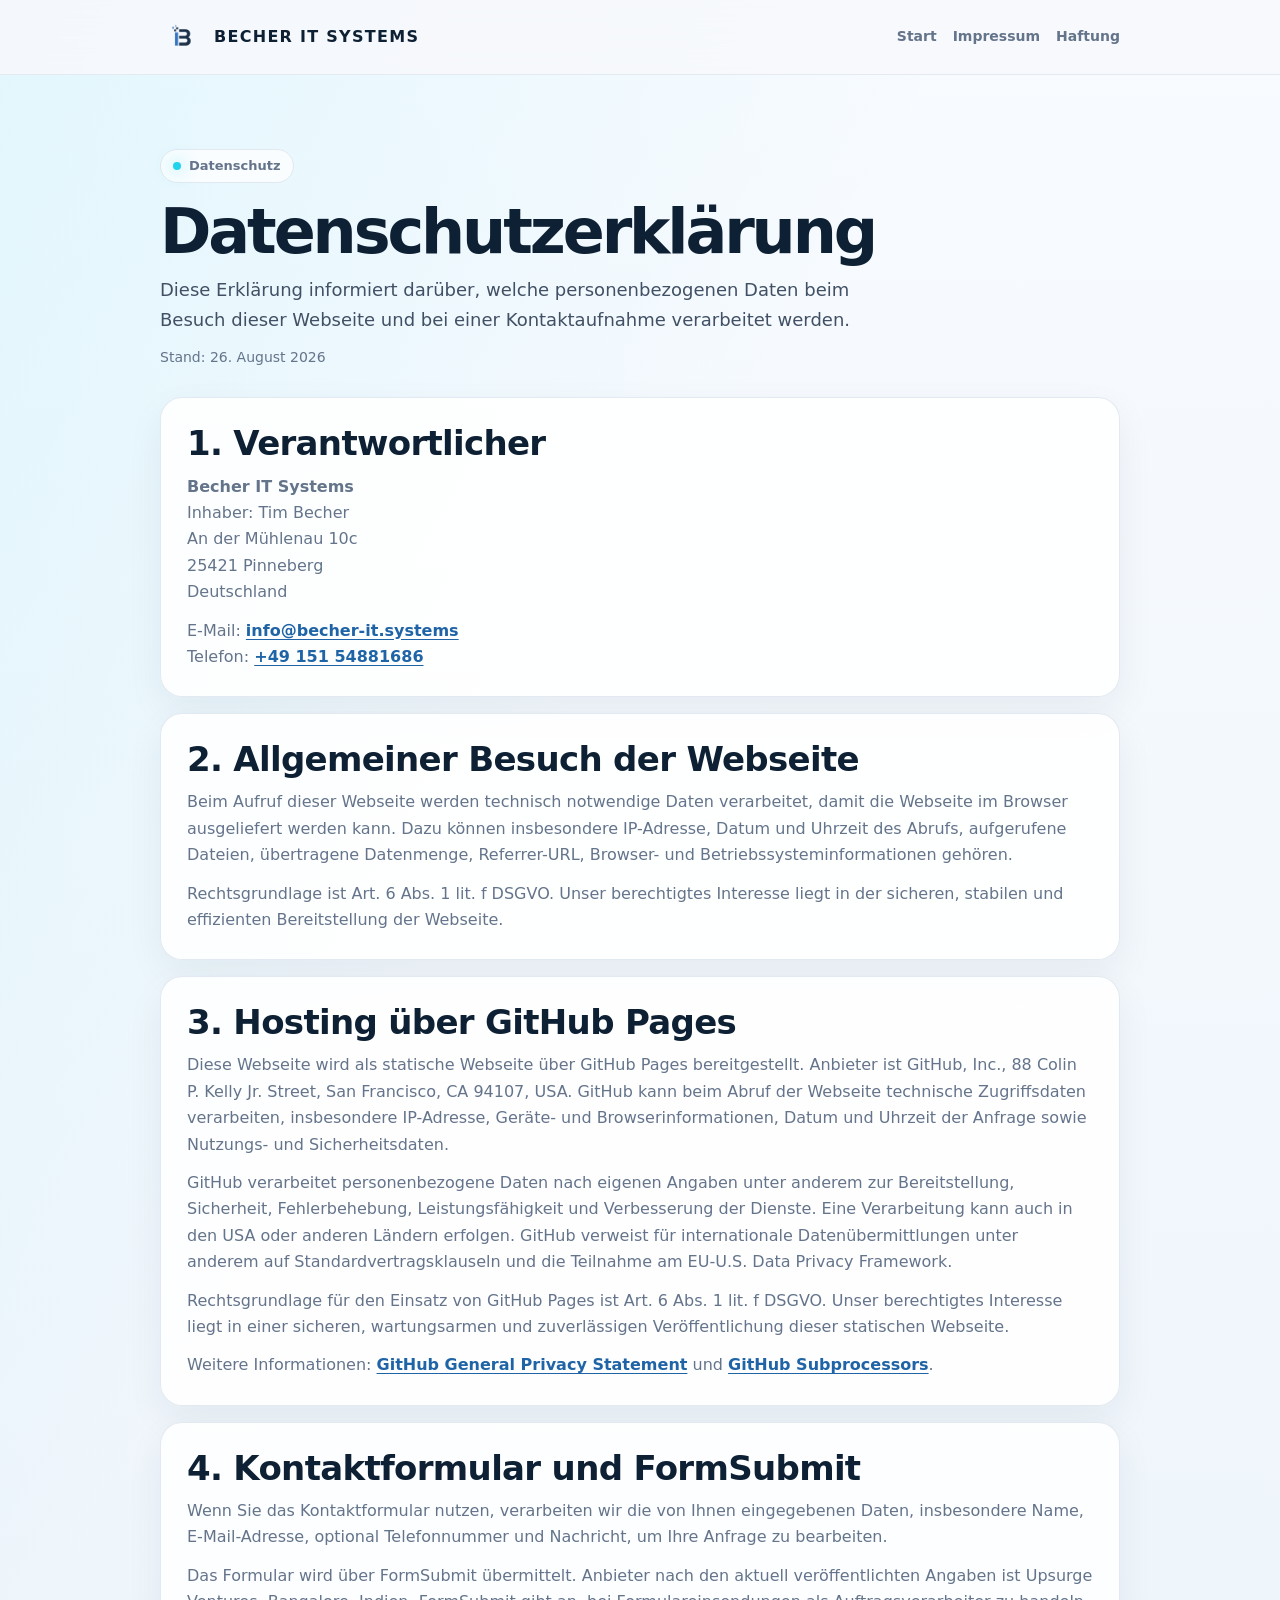
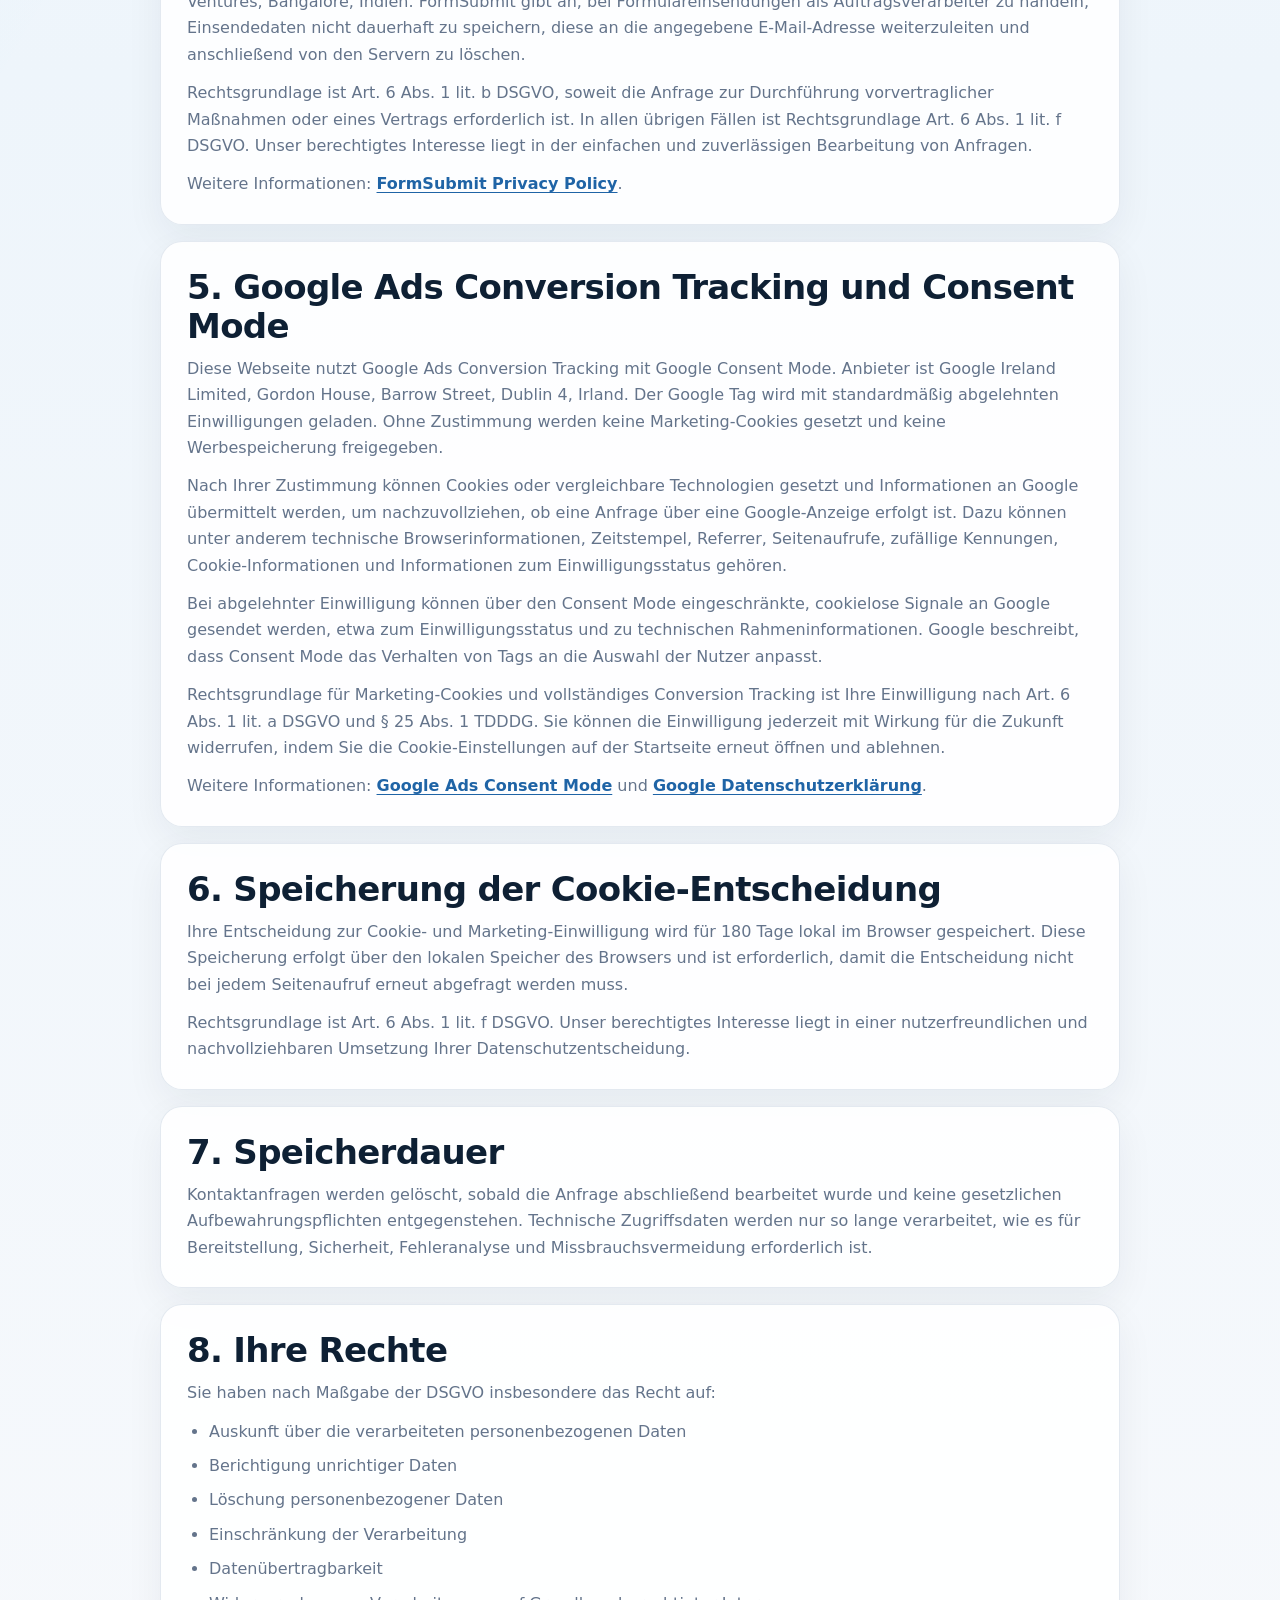
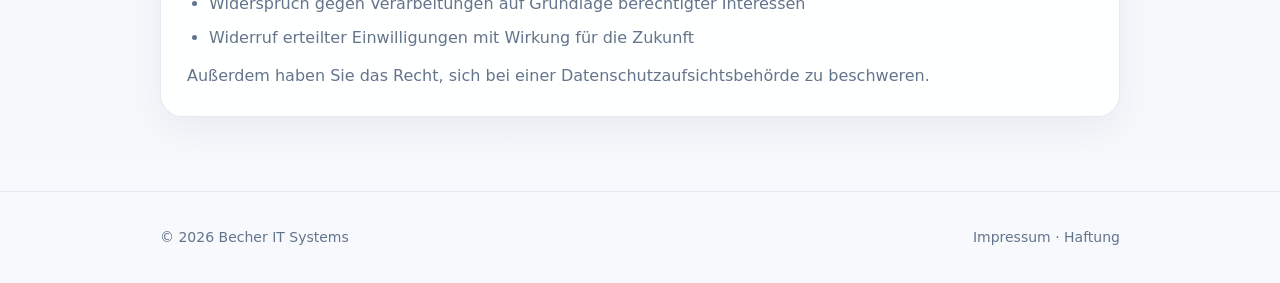
<file: datenschutz.html>
﻿<!doctype html>
<html lang="de">
  <head>
    <meta charset="utf-8" />
    <meta name="viewport" content="width=device-width, initial-scale=1" />
    <title>Datenschutzerklärung | Becher IT Systems</title>
    <meta
      name="description"
      content="Datenschutzerklärung von Becher IT Systems: Hosting über GitHub Pages, Kontaktformular über FormSubmit, Google Ads Conversion Tracking und Cookie-Einwilligung."
    />
    <meta name="robots" content="index, follow" />
    <link rel="canonical" href="https://becher-it.systems/datenschutz.html" />
    <link rel="icon" href="assets/logo-icon-96.png" />
    <meta property="og:type" content="website" />
    <meta property="og:locale" content="de_DE" />
    <meta property="og:site_name" content="Becher IT Systems" />
    <meta property="og:title" content="Datenschutzerklärung | Becher IT Systems" />
    <meta
      property="og:description"
      content="Datenschutzerklärung von Becher IT Systems: Hosting über GitHub Pages, Kontaktformular über FormSubmit, Google Ads Conversion Tracking und Cookie-Einwilligung."
    />
    <meta property="og:url" content="https://becher-it.systems/datenschutz.html" />
    <meta property="og:image" content="https://becher-it.systems/assets/logo-full.png" />
    <meta property="og:image:width" content="1254" />
    <meta property="og:image:height" content="1254" />
    <meta name="twitter:card" content="summary_large_image" />
    <link rel="stylesheet" href="legal.css" />
  </head>
  <body>
    <header>
      <div class="wrap nav">
        <a href="index.html" class="brand"
          ><img
            src="assets/logo-icon-96.png"
            width="96"
            height="96"
            alt="Becher IT Systems Logo"
          /><span
            >Becher IT Systems</span
          ></a
        >
        <div class="navLinks">
          <a href="index.html">Start</a>
          <a href="impressum.html">Impressum</a>
          <a href="haftung.html">Haftung</a>
        </div>
      </div>
    </header>

    <main>
      <div class="wrap">
        <div class="legalHero">
          <span class="eyebrow"><span class="dot"></span> Datenschutz</span>
          <h1>Datenschutzerklärung</h1>
          <p class="lead">
            Diese Erklärung informiert darüber, welche personenbezogenen Daten
            beim Besuch dieser Webseite und bei einer Kontaktaufnahme verarbeitet
            werden.
          </p>
          <p class="small">Stand: 26. August 2026</p>
        </div>

        <div class="legalText">
          <section class="panel">
            <h2>1. Verantwortlicher</h2>
            <p>
              <strong>Becher IT Systems</strong><br />
              Inhaber: Tim Becher<br />
              An der Mühlenau 10c<br />
              25421 Pinneberg<br />
              Deutschland
            </p>
            <p>
              E-Mail:
              <a href="mailto:info@becher-it.systems">info@becher-it.systems</a
              ><br />
              Telefon: <a href="tel:+4915154881686">+49 151 54881686</a>
            </p>
          </section>

          <section class="panel">
            <h2>2. Allgemeiner Besuch der Webseite</h2>
            <p>
              Beim Aufruf dieser Webseite werden technisch notwendige Daten
              verarbeitet, damit die Webseite im Browser ausgeliefert werden
              kann. Dazu können insbesondere IP-Adresse, Datum und Uhrzeit des
              Abrufs, aufgerufene Dateien, übertragene Datenmenge, Referrer-URL,
              Browser- und Betriebssysteminformationen gehören.
            </p>
            <p>
              Rechtsgrundlage ist Art. 6 Abs. 1 lit. f DSGVO. Unser berechtigtes
              Interesse liegt in der sicheren, stabilen und effizienten
              Bereitstellung der Webseite.
            </p>
          </section>

          <section class="panel">
            <h2>3. Hosting über GitHub Pages</h2>
            <p>
              Diese Webseite wird als statische Webseite über GitHub Pages
              bereitgestellt. Anbieter ist GitHub, Inc., 88 Colin P. Kelly Jr.
              Street, San Francisco, CA 94107, USA. GitHub kann beim Abruf der
              Webseite technische Zugriffsdaten verarbeiten, insbesondere
              IP-Adresse, Geräte- und Browserinformationen, Datum und Uhrzeit der
              Anfrage sowie Nutzungs- und Sicherheitsdaten.
            </p>
            <p>
              GitHub verarbeitet personenbezogene Daten nach eigenen Angaben
              unter anderem zur Bereitstellung, Sicherheit, Fehlerbehebung,
              Leistungsfähigkeit und Verbesserung der Dienste. Eine Verarbeitung
              kann auch in den USA oder anderen Ländern erfolgen. GitHub verweist
              für internationale Datenübermittlungen unter anderem auf
              Standardvertragsklauseln und die Teilnahme am EU-U.S. Data Privacy
              Framework.
            </p>
            <p>
              Rechtsgrundlage für den Einsatz von GitHub Pages ist Art. 6 Abs. 1
              lit. f DSGVO. Unser berechtigtes Interesse liegt in einer sicheren,
              wartungsarmen und zuverlässigen Veröffentlichung dieser statischen
              Webseite.
            </p>
            <p>
              Weitere Informationen:
              <a
                href="https://docs.github.com/en/site-policy/privacy-policies/github-general-privacy-statement"
                target="_blank"
                rel="noopener"
                >GitHub General Privacy Statement</a
              >
              und
              <a
                href="https://docs.github.com/en/site-policy/privacy-policies/github-subprocessors"
                target="_blank"
                rel="noopener"
                >GitHub Subprocessors</a
              >.
            </p>
          </section>

          <section class="panel">
            <h2>4. Kontaktformular und FormSubmit</h2>
            <p>
              Wenn Sie das Kontaktformular nutzen, verarbeiten wir die von Ihnen
              eingegebenen Daten, insbesondere Name, E-Mail-Adresse, optional
              Telefonnummer und Nachricht, um Ihre Anfrage zu bearbeiten.
            </p>
            <p>
              Das Formular wird über FormSubmit übermittelt. Anbieter nach den
              aktuell veröffentlichten Angaben ist Upsurge Ventures, Bangalore,
              Indien. FormSubmit gibt an, bei Formulareinsendungen als
              Auftragsverarbeiter zu handeln, Einsendedaten nicht dauerhaft zu
              speichern, diese an die angegebene E-Mail-Adresse weiterzuleiten
              und anschließend von den Servern zu löschen.
            </p>
            <p>
              Rechtsgrundlage ist Art. 6 Abs. 1 lit. b DSGVO, soweit die
              Anfrage zur Durchführung vorvertraglicher Maßnahmen oder eines
              Vertrags erforderlich ist. In allen übrigen Fällen ist
              Rechtsgrundlage Art. 6 Abs. 1 lit. f DSGVO. Unser berechtigtes
              Interesse liegt in der einfachen und zuverlässigen Bearbeitung von
              Anfragen.
            </p>
            <p>
              Weitere Informationen:
              <a href="https://formsubmit.site/privacy-policy/" target="_blank" rel="noopener"
                >FormSubmit Privacy Policy</a
              >.
            </p>
          </section>

          <section class="panel">
            <h2>5. Google Ads Conversion Tracking und Consent Mode</h2>
            <p>
              Diese Webseite nutzt Google Ads Conversion Tracking mit Google
              Consent Mode. Anbieter ist Google Ireland Limited, Gordon House,
              Barrow Street, Dublin 4, Irland. Der Google Tag wird mit
              standardmäßig abgelehnten Einwilligungen geladen. Ohne Zustimmung
              werden keine Marketing-Cookies gesetzt und keine Werbespeicherung
              freigegeben.
            </p>
            <p>
              Nach Ihrer Zustimmung können Cookies oder vergleichbare
              Technologien gesetzt und Informationen an Google übermittelt
              werden, um nachzuvollziehen, ob eine Anfrage über eine
              Google-Anzeige erfolgt ist. Dazu können unter anderem technische
              Browserinformationen, Zeitstempel, Referrer, Seitenaufrufe,
              zufällige Kennungen, Cookie-Informationen und Informationen zum
              Einwilligungsstatus gehören.
            </p>
            <p>
              Bei abgelehnter Einwilligung können über den Consent Mode
              eingeschränkte, cookielose Signale an Google gesendet werden, etwa
              zum Einwilligungsstatus und zu technischen Rahmeninformationen.
              Google beschreibt, dass Consent Mode das Verhalten von Tags an die
              Auswahl der Nutzer anpasst.
            </p>
            <p>
              Rechtsgrundlage für Marketing-Cookies und vollständiges
              Conversion Tracking ist Ihre Einwilligung nach Art. 6 Abs. 1 lit.
              a DSGVO und § 25 Abs. 1 TDDDG. Sie können die Einwilligung
              jederzeit mit Wirkung für die Zukunft widerrufen, indem Sie die
              Cookie-Einstellungen auf der Startseite erneut öffnen und
              ablehnen.
            </p>
            <p>
              Weitere Informationen:
              <a href="https://support.google.com/google-ads/answer/10000067" target="_blank" rel="noopener"
                >Google Ads Consent Mode</a
              >
              und
              <a href="https://policies.google.com/privacy?hl=de" target="_blank" rel="noopener"
                >Google Datenschutzerklärung</a
              >.
            </p>
          </section>

          <section class="panel">
            <h2>6. Speicherung der Cookie-Entscheidung</h2>
            <p>
              Ihre Entscheidung zur Cookie- und Marketing-Einwilligung wird für
              180 Tage lokal im Browser gespeichert. Diese Speicherung erfolgt
              über den lokalen Speicher des Browsers und ist erforderlich, damit
              die Entscheidung nicht bei jedem Seitenaufruf erneut abgefragt
              werden muss.
            </p>
            <p>
              Rechtsgrundlage ist Art. 6 Abs. 1 lit. f DSGVO. Unser
              berechtigtes Interesse liegt in einer nutzerfreundlichen und
              nachvollziehbaren Umsetzung Ihrer Datenschutzentscheidung.
            </p>
          </section>

          <section class="panel">
            <h2>7. Speicherdauer</h2>
            <p>
              Kontaktanfragen werden gelöscht, sobald die Anfrage abschließend
              bearbeitet wurde und keine gesetzlichen Aufbewahrungspflichten
              entgegenstehen. Technische Zugriffsdaten werden nur so lange
              verarbeitet, wie es für Bereitstellung, Sicherheit,
              Fehleranalyse und Missbrauchsvermeidung erforderlich ist.
            </p>
          </section>

          <section class="panel">
            <h2>8. Ihre Rechte</h2>
            <p>Sie haben nach Maßgabe der DSGVO insbesondere das Recht auf:</p>
            <ul>
              <li>Auskunft über die verarbeiteten personenbezogenen Daten</li>
              <li>Berichtigung unrichtiger Daten</li>
              <li>Löschung personenbezogener Daten</li>
              <li>Einschränkung der Verarbeitung</li>
              <li>Datenübertragbarkeit</li>
              <li>Widerspruch gegen Verarbeitungen auf Grundlage berechtigter Interessen</li>
              <li>Widerruf erteilter Einwilligungen mit Wirkung für die Zukunft</li>
            </ul>
            <p>
              Außerdem haben Sie das Recht, sich bei einer
              Datenschutzaufsichtsbehörde zu beschweren.
            </p>
          </section>
        </div>
      </div>
    </main>

    <footer>
      <div class="wrap foot">
        <span>© <span id="year"></span> Becher IT Systems</span>
        <span><a href="impressum.html">Impressum</a> · <a href="haftung.html">Haftung</a></span>
      </div>
    </footer>
    <script>
      document.getElementById("year").textContent = new Date().getFullYear();
    </script>
  </body>
</html>
</file>
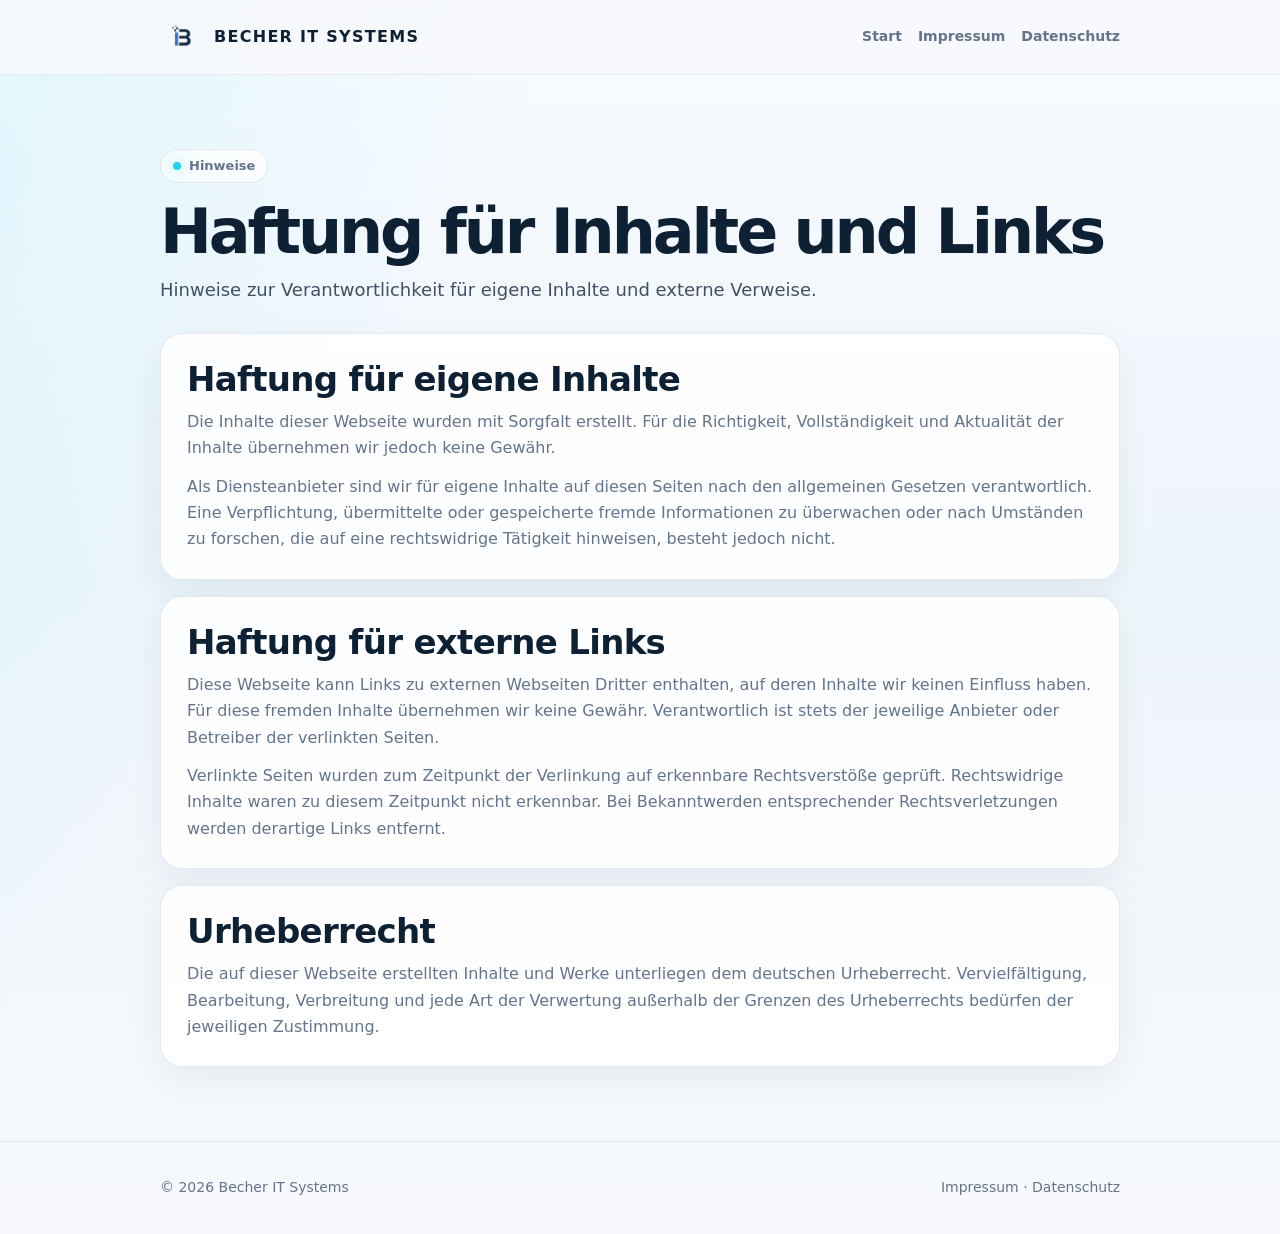
<file: haftung.html>
﻿<!doctype html>
<html lang="de">
  <head>
    <meta charset="utf-8" />
    <meta name="viewport" content="width=device-width, initial-scale=1" />
    <title>Haftung für Inhalte und Links | Becher IT Systems</title>
    <meta
      name="description"
      content="Hinweise zur Haftung für Inhalte und externe Links auf der Webseite von Becher IT Systems."
    />
    <meta name="robots" content="index, follow" />
    <link rel="canonical" href="https://becher-it.systems/haftung.html" />
    <link rel="icon" href="assets/logo-icon-96.png" />
    <meta property="og:type" content="website" />
    <meta property="og:locale" content="de_DE" />
    <meta property="og:site_name" content="Becher IT Systems" />
    <meta property="og:title" content="Haftung für Inhalte und Links | Becher IT Systems" />
    <meta
      property="og:description"
      content="Hinweise zur Haftung für Inhalte und externe Links auf der Webseite von Becher IT Systems."
    />
    <meta property="og:url" content="https://becher-it.systems/haftung.html" />
    <meta property="og:image" content="https://becher-it.systems/assets/logo-full.png" />
    <meta property="og:image:width" content="1254" />
    <meta property="og:image:height" content="1254" />
    <meta name="twitter:card" content="summary_large_image" />
    <link rel="stylesheet" href="legal.css" />
  </head>
  <body>
    <header>
      <div class="wrap nav">
        <a href="index.html" class="brand"
          ><img
            src="assets/logo-icon-96.png"
            width="96"
            height="96"
            alt="Becher IT Systems Logo"
          /><span
            >Becher IT Systems</span
          ></a
        >
        <div class="navLinks">
          <a href="index.html">Start</a>
          <a href="impressum.html">Impressum</a>
          <a href="datenschutz.html">Datenschutz</a>
        </div>
      </div>
    </header>

    <main>
      <div class="wrap">
        <div class="legalHero">
          <span class="eyebrow"><span class="dot"></span> Hinweise</span>
          <h1>Haftung für Inhalte und Links</h1>
          <p class="lead">
            Hinweise zur Verantwortlichkeit für eigene Inhalte und externe
            Verweise.
          </p>
        </div>

        <div class="legalText">
          <section class="panel">
            <h2>Haftung für eigene Inhalte</h2>
            <p>
              Die Inhalte dieser Webseite wurden mit Sorgfalt erstellt. Für die
              Richtigkeit, Vollständigkeit und Aktualität der Inhalte übernehmen
              wir jedoch keine Gewähr.
            </p>
            <p>
              Als Diensteanbieter sind wir für eigene Inhalte auf diesen Seiten
              nach den allgemeinen Gesetzen verantwortlich. Eine Verpflichtung,
              übermittelte oder gespeicherte fremde Informationen zu überwachen
              oder nach Umständen zu forschen, die auf eine rechtswidrige
              Tätigkeit hinweisen, besteht jedoch nicht.
            </p>
          </section>

          <section class="panel">
            <h2>Haftung für externe Links</h2>
            <p>
              Diese Webseite kann Links zu externen Webseiten Dritter enthalten,
              auf deren Inhalte wir keinen Einfluss haben. Für diese fremden
              Inhalte übernehmen wir keine Gewähr. Verantwortlich ist stets der
              jeweilige Anbieter oder Betreiber der verlinkten Seiten.
            </p>
            <p>
              Verlinkte Seiten wurden zum Zeitpunkt der Verlinkung auf
              erkennbare Rechtsverstöße geprüft. Rechtswidrige Inhalte waren zu
              diesem Zeitpunkt nicht erkennbar. Bei Bekanntwerden entsprechender
              Rechtsverletzungen werden derartige Links entfernt.
            </p>
          </section>

          <section class="panel">
            <h2>Urheberrecht</h2>
            <p>
              Die auf dieser Webseite erstellten Inhalte und Werke unterliegen
              dem deutschen Urheberrecht. Vervielfältigung, Bearbeitung,
              Verbreitung und jede Art der Verwertung außerhalb der Grenzen des
              Urheberrechts bedürfen der jeweiligen Zustimmung.
            </p>
          </section>
        </div>
      </div>
    </main>

    <footer>
      <div class="wrap foot">
        <span>© <span id="year"></span> Becher IT Systems</span>
        <span><a href="impressum.html">Impressum</a> · <a href="datenschutz.html">Datenschutz</a></span>
      </div>
    </footer>
    <script>
      document.getElementById("year").textContent = new Date().getFullYear();
    </script>
  </body>
</html>
</file>
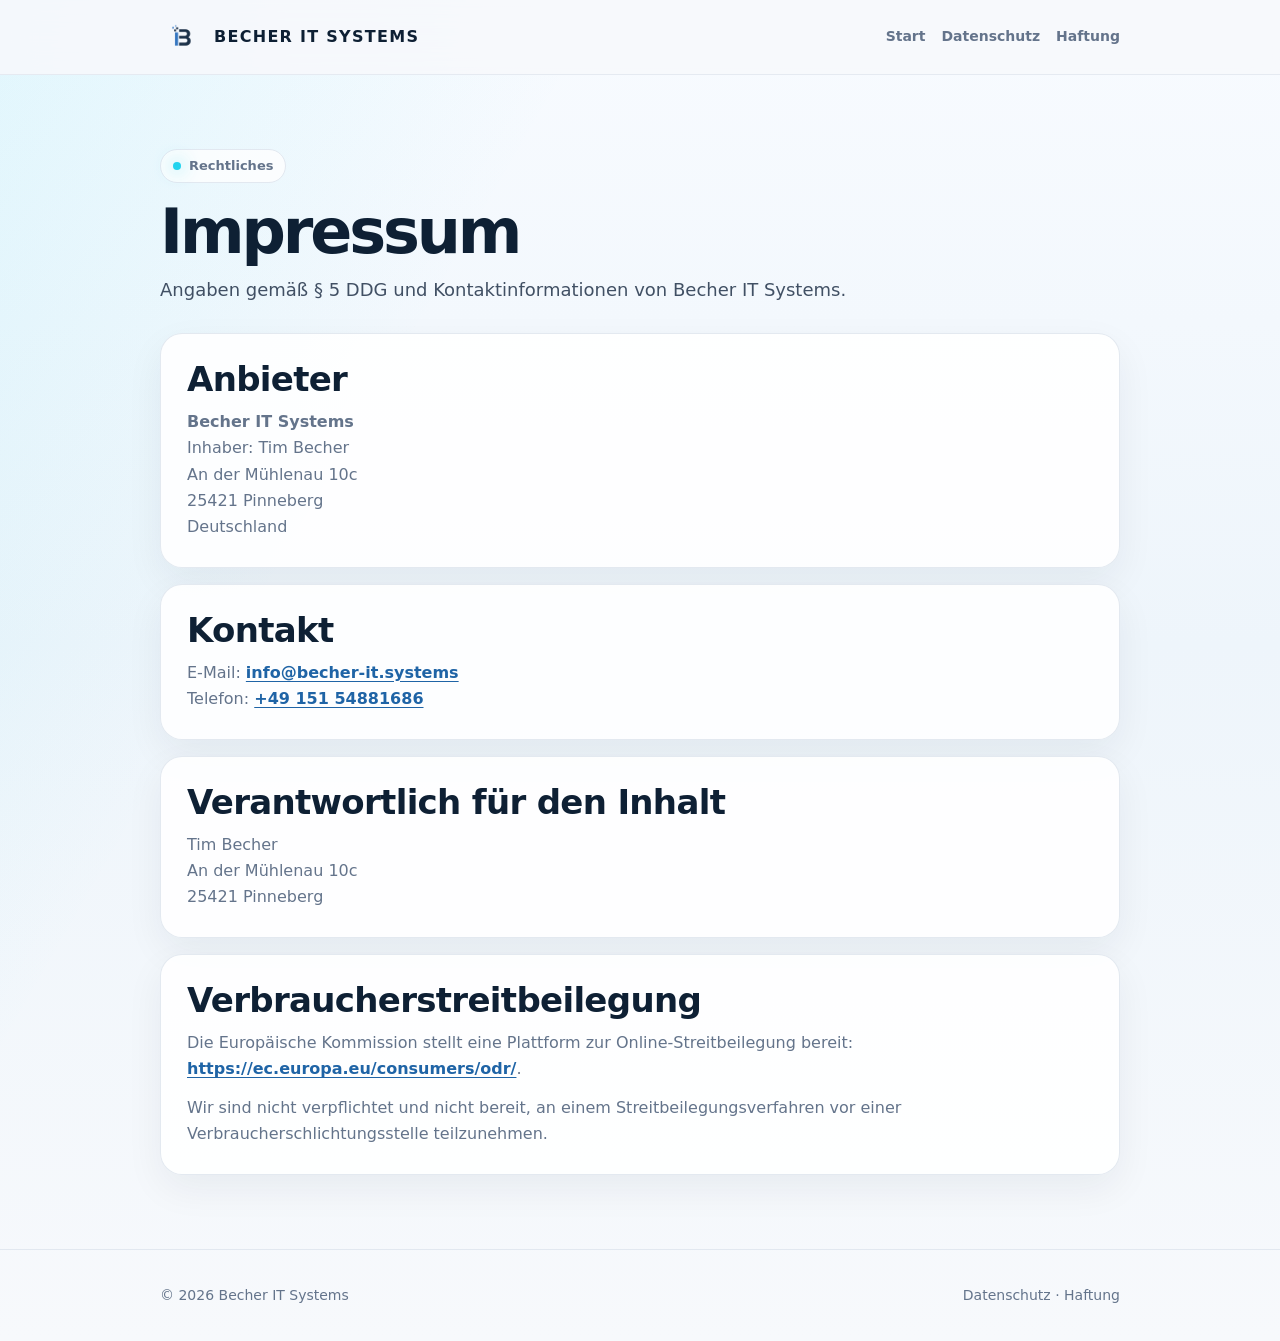
<file: impressum.html>
﻿<!doctype html>
<html lang="de">
  <head>
    <meta charset="utf-8" />
    <meta name="viewport" content="width=device-width, initial-scale=1" />
    <title>Impressum | Becher IT Systems</title>
    <meta
      name="description"
      content="Impressum von Becher IT Systems, Inhaber Tim Becher, Pinneberg."
    />
    <meta name="robots" content="index, follow" />
    <link rel="canonical" href="https://becher-it.systems/impressum.html" />
    <link rel="icon" href="assets/logo-icon-96.png" />
    <meta property="og:type" content="website" />
    <meta property="og:locale" content="de_DE" />
    <meta property="og:site_name" content="Becher IT Systems" />
    <meta property="og:title" content="Impressum | Becher IT Systems" />
    <meta
      property="og:description"
      content="Impressum von Becher IT Systems, Inhaber Tim Becher, Pinneberg."
    />
    <meta property="og:url" content="https://becher-it.systems/impressum.html" />
    <meta property="og:image" content="https://becher-it.systems/assets/logo-full.png" />
    <meta property="og:image:width" content="1254" />
    <meta property="og:image:height" content="1254" />
    <meta name="twitter:card" content="summary_large_image" />
    <link rel="stylesheet" href="legal.css" />
  </head>
  <body>
    <header>
      <div class="wrap nav">
        <a href="index.html" class="brand"
          ><img
            src="assets/logo-icon-96.png"
            width="96"
            height="96"
            alt="Becher IT Systems Logo"
          /><span
            >Becher IT Systems</span
          ></a
        >
        <div class="navLinks">
          <a href="index.html">Start</a>
          <a href="datenschutz.html">Datenschutz</a>
          <a href="haftung.html">Haftung</a>
        </div>
      </div>
    </header>

    <main>
      <div class="wrap">
        <div class="legalHero">
          <span class="eyebrow"><span class="dot"></span> Rechtliches</span>
          <h1>Impressum</h1>
          <p class="lead">
            Angaben gemäß § 5 DDG und Kontaktinformationen von Becher IT
            Systems.
          </p>
        </div>

        <div class="legalText">
          <section class="panel">
            <h2>Anbieter</h2>
            <p>
              <strong>Becher IT Systems</strong><br />
              Inhaber: Tim Becher<br />
              An der Mühlenau 10c<br />
              25421 Pinneberg<br />
              Deutschland
            </p>
          </section>

          <section class="panel">
            <h2>Kontakt</h2>
            <p>
              E-Mail:
              <a href="mailto:info@becher-it.systems">info@becher-it.systems</a
              ><br />
              Telefon: <a href="tel:+4915154881686">+49 151 54881686</a>
            </p>
          </section>

          <section class="panel">
            <h2>Verantwortlich für den Inhalt</h2>
            <p>
              Tim Becher<br />
              An der Mühlenau 10c<br />
              25421 Pinneberg
            </p>
          </section>

          <section class="panel">
            <h2>Verbraucherstreitbeilegung</h2>
            <p>
              Die Europäische Kommission stellt eine Plattform zur
              Online-Streitbeilegung bereit:
              <a href="https://ec.europa.eu/consumers/odr/" target="_blank" rel="noopener"
                >https://ec.europa.eu/consumers/odr/</a
              >.
            </p>
            <p>
              Wir sind nicht verpflichtet und nicht bereit, an einem
              Streitbeilegungsverfahren vor einer Verbraucherschlichtungsstelle
              teilzunehmen.
            </p>
          </section>
        </div>
      </div>
    </main>

    <footer>
      <div class="wrap foot">
        <span>© <span id="year"></span> Becher IT Systems</span>
        <span><a href="datenschutz.html">Datenschutz</a> · <a href="haftung.html">Haftung</a></span>
      </div>
    </footer>
    <script>
      document.getElementById("year").textContent = new Date().getFullYear();
    </script>
  </body>
</html>
</file>
<file: legal.css>
:root {
  --bg: #f7f9fc;
  --card: #ffffff;
  --text: #111827;
  --muted: #64748b;
  --line: #e2e8f0;
  --navy: #0e2034;
  --blue: #1f64a6;
  --cyan: #22d3ee;
  --radius: 22px;
  --shadow: 0 24px 70px rgba(14, 32, 52, 0.12);
}
* {
  box-sizing: border-box;
}
html {
  scroll-behavior: smooth;
}
body {
  margin: 0;
  font-family:
    Inter,
    ui-sans-serif,
    system-ui,
    -apple-system,
    BlinkMacSystemFont,
    "Segoe UI",
    Arial,
    sans-serif;
  background:
    linear-gradient(120deg, rgba(34, 211, 238, 0.1), transparent 30%),
    linear-gradient(180deg, #f8fbff 0%, #eef5fb 48%, #f7f9fc 100%);
  color: var(--text);
  line-height: 1.65;
}
a {
  color: inherit;
  text-decoration: none;
}
.wrap {
  width: min(960px, calc(100% - 36px));
  margin: 0 auto;
}
header {
  position: sticky;
  top: 0;
  z-index: 10;
  background: rgba(247, 249, 252, 0.86);
  border-bottom: 1px solid rgba(226, 232, 240, 0.86);
  backdrop-filter: blur(16px);
}
.nav {
  height: 74px;
  display: flex;
  align-items: center;
  justify-content: space-between;
  gap: 20px;
}
.brand {
  display: flex;
  align-items: center;
  gap: 12px;
  color: var(--navy);
  font-weight: 900;
  letter-spacing: 0.08em;
  text-transform: uppercase;
}
.brand img {
  width: 42px;
  height: 42px;
  object-fit: contain;
}
.navLinks {
  display: flex;
  gap: 16px;
  color: var(--muted);
  font-size: 14px;
  font-weight: 700;
}
.navLinks a:hover,
.legalText a:hover {
  color: var(--blue);
}
main {
  padding: 74px 0;
}
.legalHero {
  margin-bottom: 28px;
}
.eyebrow {
  display: inline-flex;
  align-items: center;
  gap: 8px;
  min-height: 34px;
  padding: 0 12px;
  border-radius: 999px;
  border: 1px solid var(--line);
  background: rgba(255, 255, 255, 0.78);
  color: var(--muted);
  font-size: 13px;
  font-weight: 700;
}
.dot {
  width: 8px;
  height: 8px;
  border-radius: 50%;
  background: var(--cyan);
  box-shadow: 0 0 18px rgba(34, 211, 238, 0.8);
}
h1 {
  margin: 18px 0 12px;
  color: var(--navy);
  font-size: clamp(38px, 6vw, 62px);
  line-height: 1;
  letter-spacing: -0.05em;
}
.lead {
  max-width: 760px;
  margin: 0;
  color: #415064;
  font-size: 18px;
}
.legalText {
  display: grid;
  gap: 16px;
}
.panel {
  padding: 26px;
  border: 1px solid rgba(226, 232, 240, 0.95);
  border-radius: var(--radius);
  background: rgba(255, 255, 255, 0.88);
  box-shadow: 0 14px 38px rgba(14, 32, 52, 0.06);
}
h2,
h3 {
  margin: 0 0 10px;
  color: var(--navy);
  line-height: 1.15;
  letter-spacing: -0.02em;
}
h2 {
  font-size: clamp(24px, 3vw, 34px);
}
h3 {
  font-size: 20px;
}
p,
ul {
  margin: 0;
  color: var(--muted);
}
p + p,
p + ul,
ul + p {
  margin-top: 12px;
}
ul {
  padding-left: 22px;
}
li + li {
  margin-top: 8px;
}
.legalText a {
  color: var(--blue);
  font-weight: 800;
  text-decoration: underline;
  text-underline-offset: 3px;
}
.small {
  font-size: 14px;
}
footer {
  padding: 34px 0;
  border-top: 1px solid var(--line);
  color: var(--muted);
  font-size: 14px;
}
.foot {
  display: flex;
  justify-content: space-between;
  flex-wrap: wrap;
  gap: 16px;
}
@media (max-width: 620px) {
  .brand span {
    display: none;
  }
  .navLinks {
    gap: 10px;
    font-size: 13px;
  }
  main {
    padding: 48px 0;
  }
  .panel {
    padding: 20px;
  }
}
</file>
